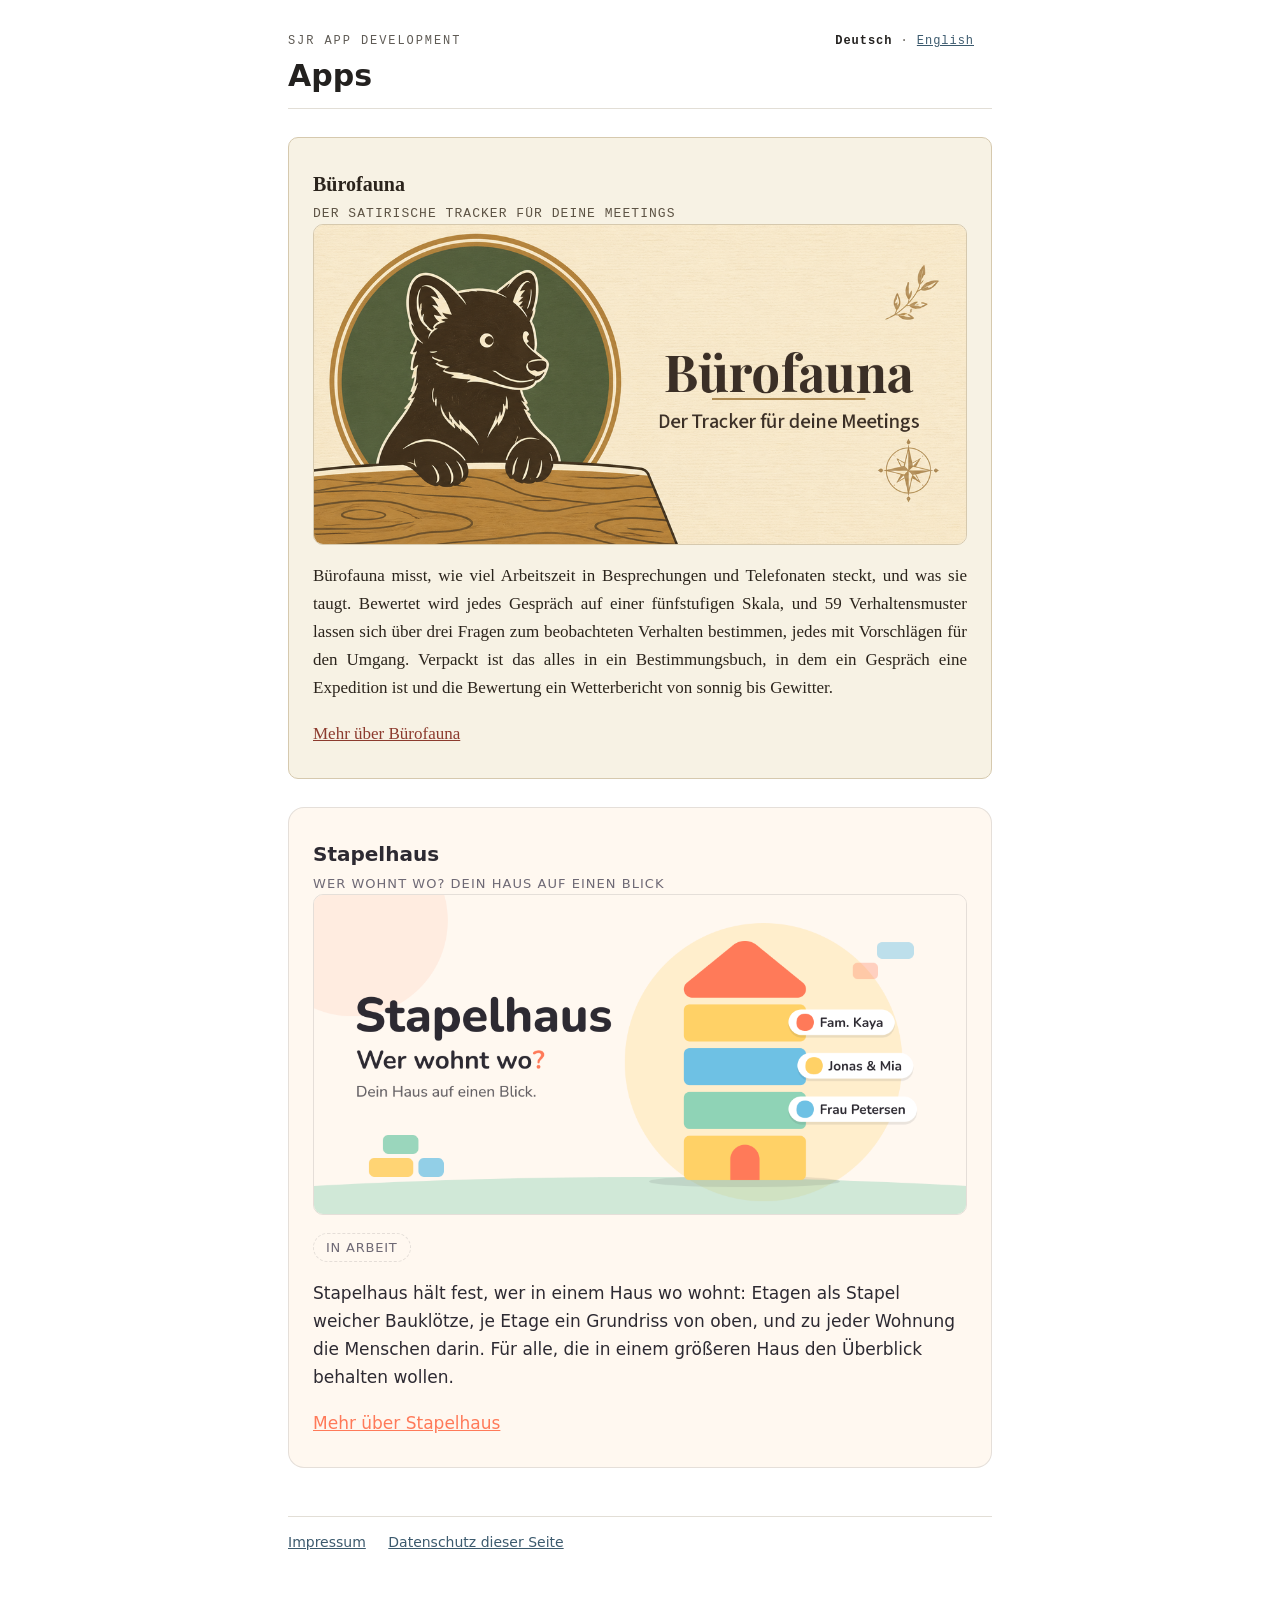
<file: index.html>
<!DOCTYPE html>
<html lang="de">
<head>
<meta charset="utf-8">
<meta name="viewport" content="width=device-width, initial-scale=1">
<title>SJR App Development</title>
<meta name="description" content="Apps von SJR App Development. Derzeit: Bürofauna, der satirische Tracker für deine Meetings.">
<meta name="google-site-verification" content="FGarTSLYzfw-D9fIPSVicXLh_sdoXnFCIsS8rlyasW0" />
<link rel="icon" type="image/png" sizes="32x32" href="favicon-32.png">
<link rel="apple-touch-icon" sizes="180x180" href="favicon-180.png">
<link rel="stylesheet" href="stil.css">
<link rel="canonical" href="https://tyndor.github.io/">
<link rel="alternate" hreflang="de" href="https://tyndor.github.io/">
<link rel="alternate" hreflang="en" href="https://tyndor.github.io/en/">
<link rel="alternate" hreflang="x-default" href="https://tyndor.github.io/">
</head>
<body class="uebersicht">
<main>

<header>
  <nav class="sprachen" aria-label="Sprache"><span aria-current="true">Deutsch</span> · <a href="/en/" hreflang="en" lang="en">English</a></nav>
  <div class="rubrik">SJR App Development</div>
  <h1>Apps</h1>
</header>

<article class="app thema-buerofauna">
  <h2>Bürofauna</h2>
  <p class="unterzeile">Der satirische Tracker für deine Meetings</p>

  <a class="banner-link" href="/buerofauna.html"><img class="banner" src="bilder/banner.png" alt="Bürofauna" width="1024" height="500"></a>

  <p>Bürofauna misst, wie viel Arbeitszeit in Besprechungen und Telefonaten
  steckt, und was sie taugt. Bewertet wird jedes Gespräch auf einer
  fünfstufigen Skala, und 59 Verhaltensmuster lassen sich über drei Fragen zum
  beobachteten Verhalten bestimmen, jedes mit Vorschlägen für den Umgang.
  Verpackt ist das alles in ein Bestimmungsbuch, in dem ein Gespräch eine
  Expedition ist und die Bewertung ein Wetterbericht von sonnig bis
  Gewitter.</p>

  <ul class="links">
    <li><a href="/buerofauna.html">Mehr über Bürofauna</a></li>
  </ul>
</article>

<article class="app thema-stapelhaus">
  <h2>Stapelhaus</h2>
  <p class="unterzeile">Wer wohnt wo? Dein Haus auf einen Blick</p>

  <a class="banner-link" href="/stapelhaus.html"><img class="banner" src="bilder/banner-stapelhaus.png" alt="Stapelhaus" width="1024" height="500"></a>

  <p><span class="bald">In Arbeit</span></p>

  <p>Stapelhaus hält fest, wer in einem Haus wo wohnt: Etagen als Stapel
  weicher Bauklötze, je Etage ein Grundriss von oben, und zu jeder Wohnung die
  Menschen darin. Für alle, die in einem größeren Haus den Überblick behalten
  wollen.</p>

  <ul class="links">
    <li><a href="/stapelhaus.html">Mehr über Stapelhaus</a></li>
  </ul>
</article>

<footer>
  <nav>
    <a href="/impressum.html">Impressum</a>
    <a href="/datenschutz.html">Datenschutz dieser Seite</a>
  </nav>
</footer>

</main>
</body>
</html>
</file>
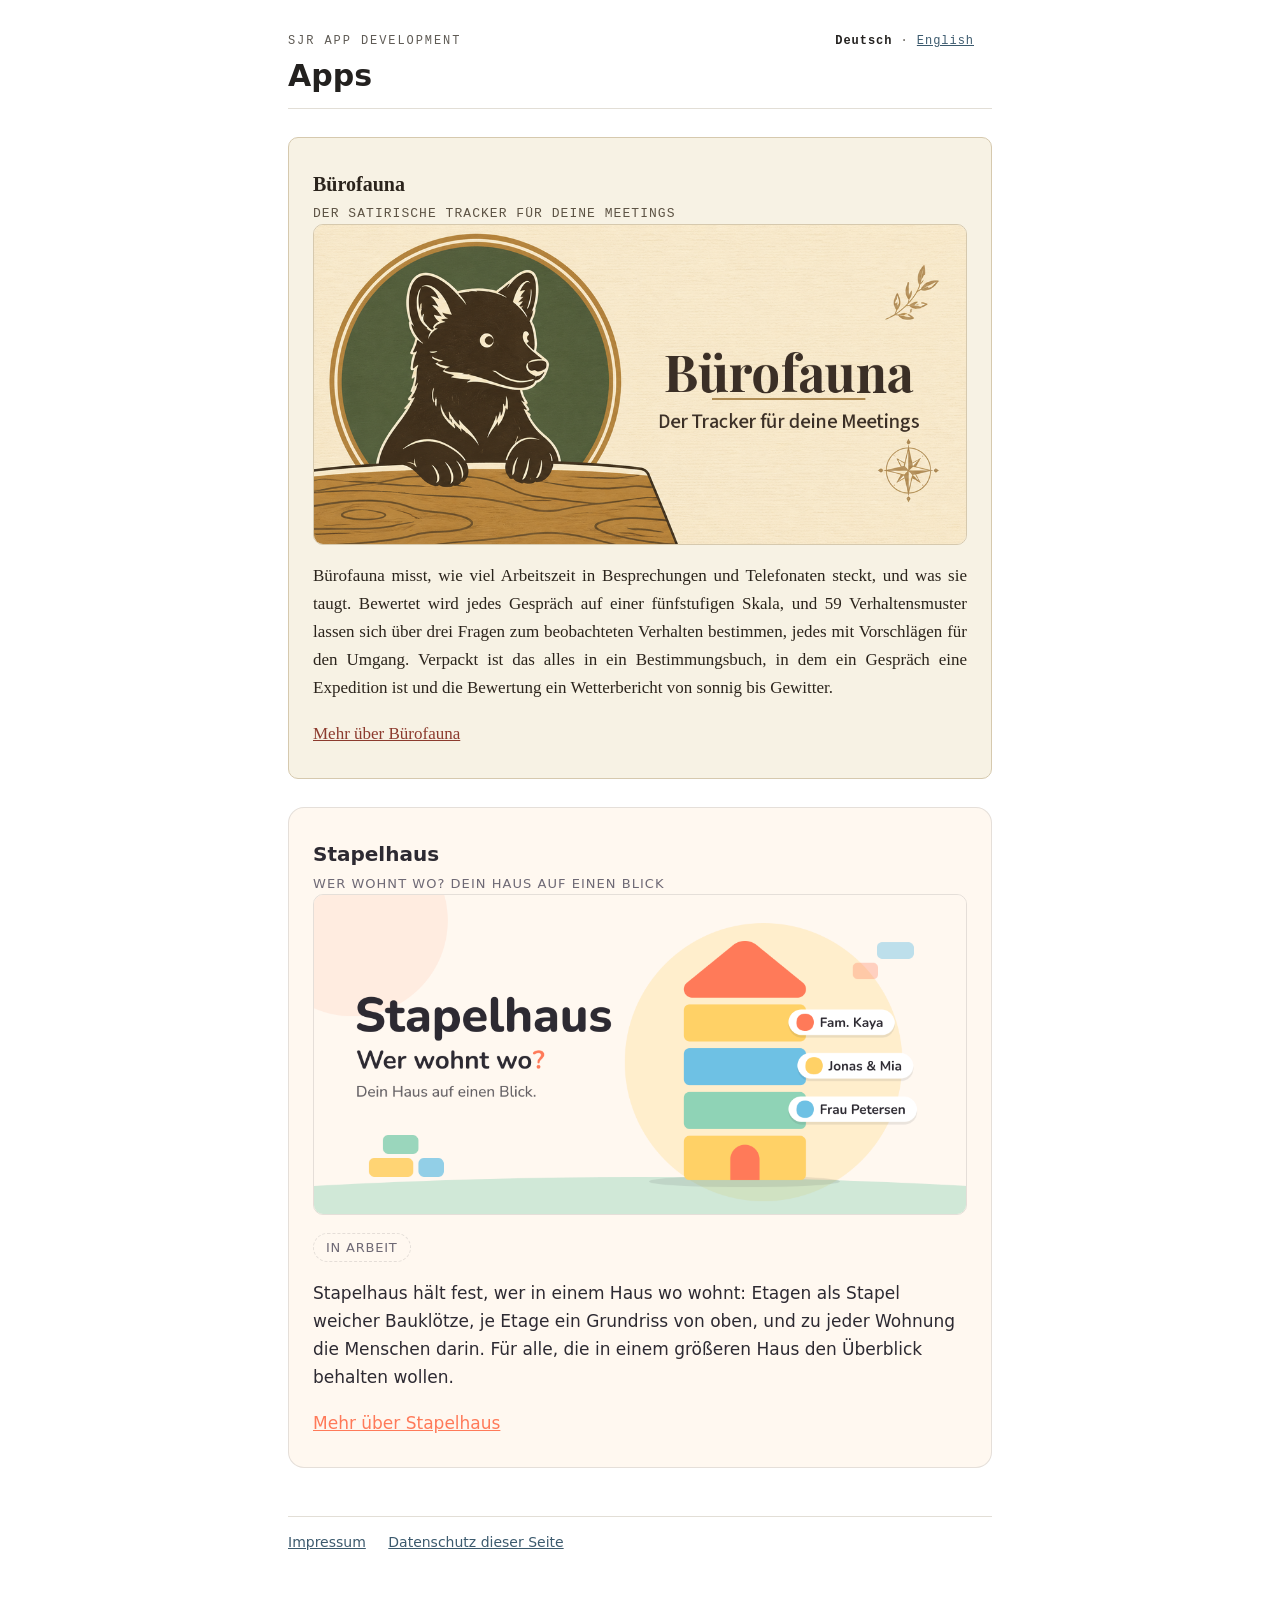
<file: de/index.html>
<!DOCTYPE html>
<html lang="de">
<head>
<meta charset="utf-8">
<meta name="viewport" content="width=device-width, initial-scale=1">
<title>SJR App Development</title>
<meta name="description" content="Apps von SJR App Development. Derzeit: Bürofauna, der satirische Tracker für deine Meetings.">
<link rel="icon" type="image/png" sizes="32x32" href="/favicon-32.png">
<link rel="apple-touch-icon" sizes="180x180" href="/favicon-180.png">
<link rel="stylesheet" href="/stil.css">
<link rel="canonical" href="https://tyndor.github.io/">
<link rel="alternate" hreflang="de" href="https://tyndor.github.io/">
<link rel="alternate" hreflang="en" href="https://tyndor.github.io/en/">
<link rel="alternate" hreflang="x-default" href="https://tyndor.github.io/">
</head>
<body class="uebersicht">
<main>

<header>
  <nav class="sprachen" aria-label="Sprache"><span aria-current="true">Deutsch</span> · <a href="/en/" hreflang="en" lang="en">English</a></nav>
  <div class="rubrik">SJR App Development</div>
  <h1>Apps</h1>
</header>

<article class="app thema-buerofauna">
  <h2>Bürofauna</h2>
  <p class="unterzeile">Der satirische Tracker für deine Meetings</p>

  <a class="banner-link" href="/buerofauna.html"><img class="banner" src="/bilder/banner.png" alt="Bürofauna" width="1024" height="500"></a>

  <p>Bürofauna misst, wie viel Arbeitszeit in Besprechungen und Telefonaten
  steckt, und was sie taugt. Bewertet wird jedes Gespräch auf einer
  fünfstufigen Skala, und 59 Verhaltensmuster lassen sich über drei Fragen zum
  beobachteten Verhalten bestimmen, jedes mit Vorschlägen für den Umgang.
  Verpackt ist das alles in ein Bestimmungsbuch, in dem ein Gespräch eine
  Expedition ist und die Bewertung ein Wetterbericht von sonnig bis
  Gewitter.</p>

  <ul class="links">
    <li><a href="/buerofauna.html">Mehr über Bürofauna</a></li>
  </ul>
</article>

<article class="app thema-stapelhaus">
  <h2>Stapelhaus</h2>
  <p class="unterzeile">Wer wohnt wo? Dein Haus auf einen Blick</p>

  <a class="banner-link" href="/stapelhaus.html"><img class="banner" src="/bilder/banner-stapelhaus.png" alt="Stapelhaus" width="1024" height="500"></a>

  <p><span class="bald">In Arbeit</span></p>

  <p>Stapelhaus hält fest, wer in einem Haus wo wohnt: Etagen als Stapel
  weicher Bauklötze, je Etage ein Grundriss von oben, und zu jeder Wohnung die
  Menschen darin. Für alle, die in einem größeren Haus den Überblick behalten
  wollen.</p>

  <ul class="links">
    <li><a href="/stapelhaus.html">Mehr über Stapelhaus</a></li>
  </ul>
</article>

<footer>
  <nav>
    <a href="/impressum.html">Impressum</a>
    <a href="/datenschutz.html">Datenschutz dieser Seite</a>
  </nav>
</footer>

</main>
</body>
</html>
</file>
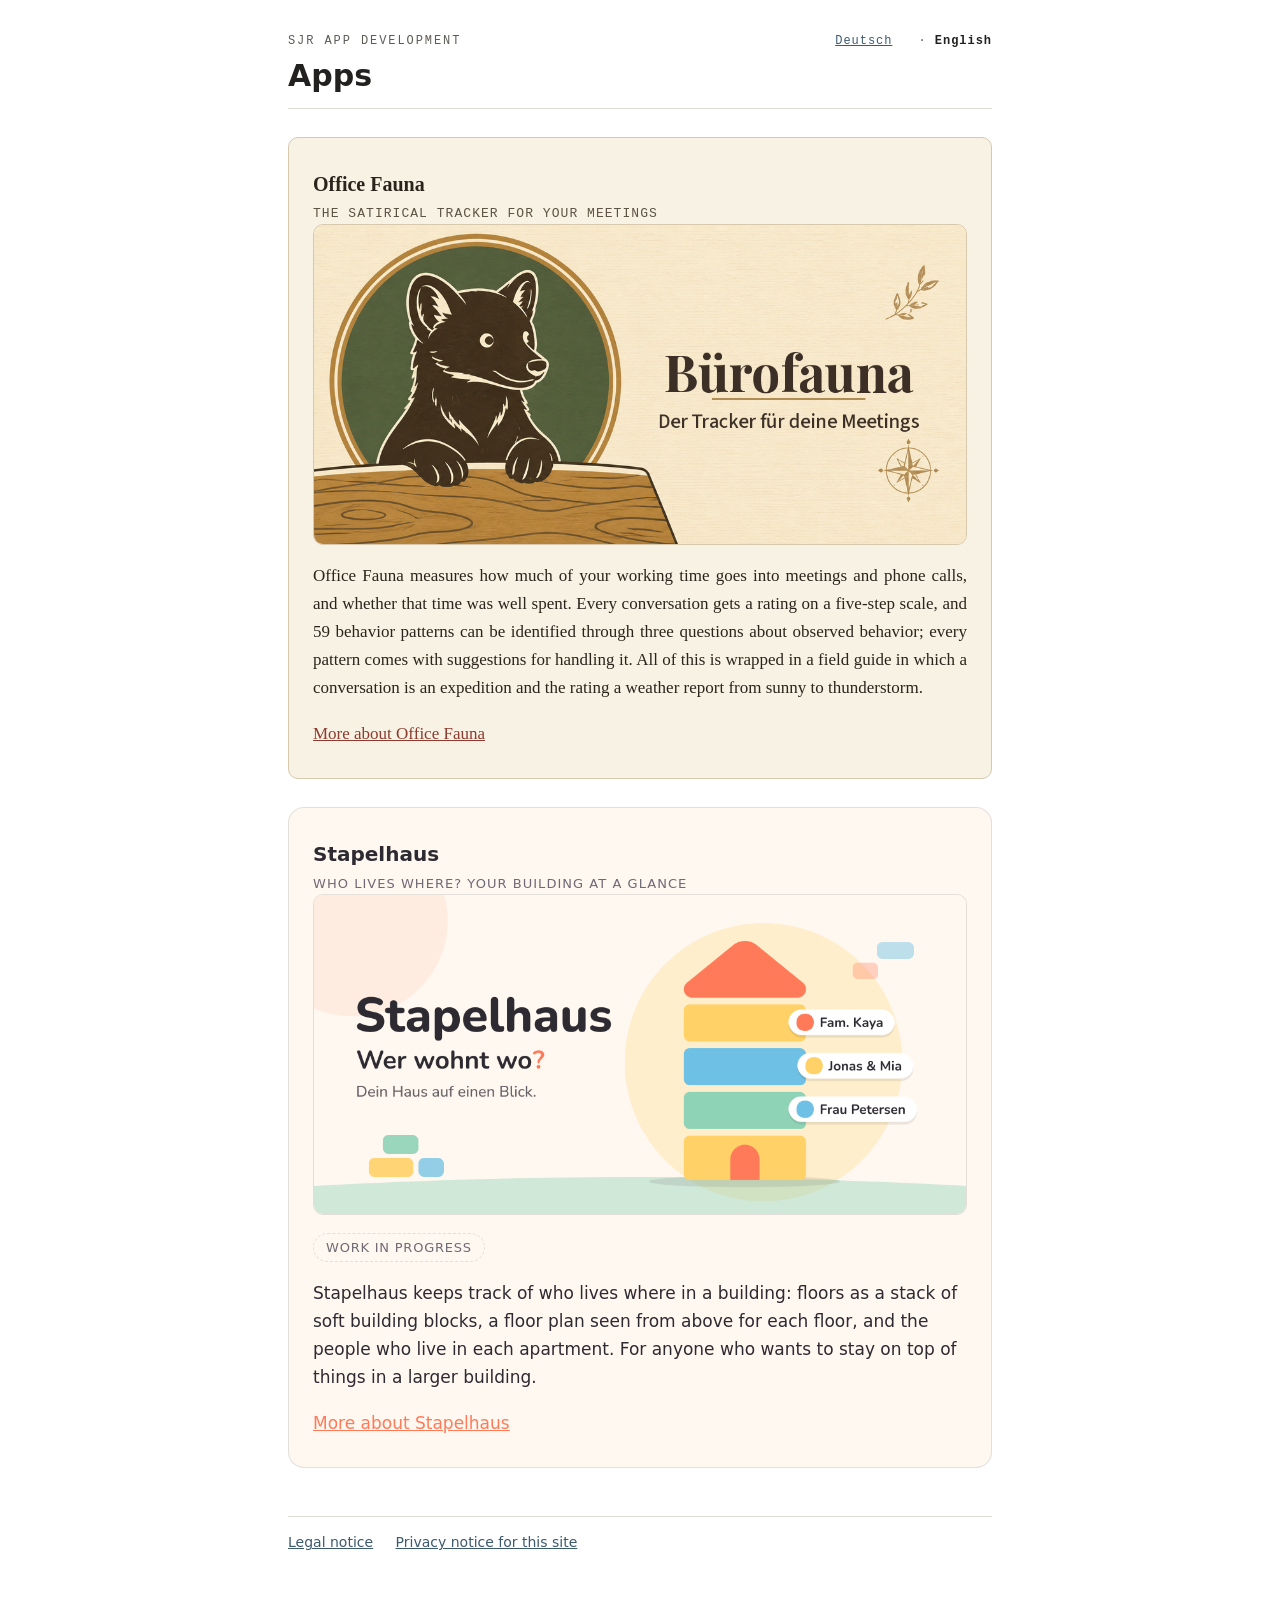
<file: en/index.html>
<!DOCTYPE html>
<html lang="en">
<head>
<meta charset="utf-8">
<meta name="viewport" content="width=device-width, initial-scale=1">
<title>SJR App Development</title>
<meta name="description" content="Apps by SJR App Development. Currently: Office Fauna, the satirical tracker for your meetings.">
<link rel="icon" type="image/png" sizes="32x32" href="/favicon-32.png">
<link rel="apple-touch-icon" sizes="180x180" href="/favicon-180.png">
<link rel="stylesheet" href="/stil.css">
<link rel="canonical" href="https://tyndor.github.io/en/">
<link rel="alternate" hreflang="de" href="https://tyndor.github.io/">
<link rel="alternate" hreflang="en" href="https://tyndor.github.io/en/">
<link rel="alternate" hreflang="x-default" href="https://tyndor.github.io/">
</head>
<body class="uebersicht">
<main>

<header>
  <nav class="sprachen" aria-label="Language"><a href="/" hreflang="de" lang="de">Deutsch</a> · <span aria-current="true" lang="en">English</span></nav>
  <div class="rubrik">SJR App Development</div>
  <h1>Apps</h1>
</header>

<article class="app thema-buerofauna">
  <h2>Office Fauna</h2>
  <p class="unterzeile">The satirical tracker for your meetings</p>

  <a class="banner-link" href="/en/buerofauna.html"><img class="banner" src="/bilder/banner.png" alt="Office Fauna" width="1024" height="500"></a>

  <p>Office Fauna measures how much of your working time goes into meetings
  and phone calls, and whether that time was well spent. Every conversation
  gets a rating on a five-step scale, and 59 behavior patterns can be
  identified through three questions about observed behavior; every pattern
  comes with suggestions for handling it. All of this is wrapped in a field
  guide in which a conversation is an expedition and the rating a weather
  report from sunny to thunderstorm.</p>

  <ul class="links">
    <li><a href="/en/buerofauna.html">More about Office Fauna</a></li>
  </ul>
</article>

<article class="app thema-stapelhaus">
  <h2>Stapelhaus</h2>
  <p class="unterzeile">Who lives where? Your building at a glance</p>

  <a class="banner-link" href="/en/stapelhaus.html"><img class="banner" src="/bilder/banner-stapelhaus.png" alt="Stapelhaus" width="1024" height="500"></a>

  <p><span class="bald">Work in progress</span></p>

  <p>Stapelhaus keeps track of who lives where in a building: floors as a stack of
  soft building blocks, a floor plan seen from above for each floor, and the
  people who live in each apartment. For anyone who wants to stay on top of
  things in a larger building.</p>

  <ul class="links">
    <li><a href="/en/stapelhaus.html">More about Stapelhaus</a></li>
  </ul>
</article>

<footer>
  <nav>
    <a href="/en/impressum.html">Legal notice</a>
    <a href="/en/datenschutz.html">Privacy notice for this site</a>
  </nav>
</footer>

</main>
</body>
</html>
</file>
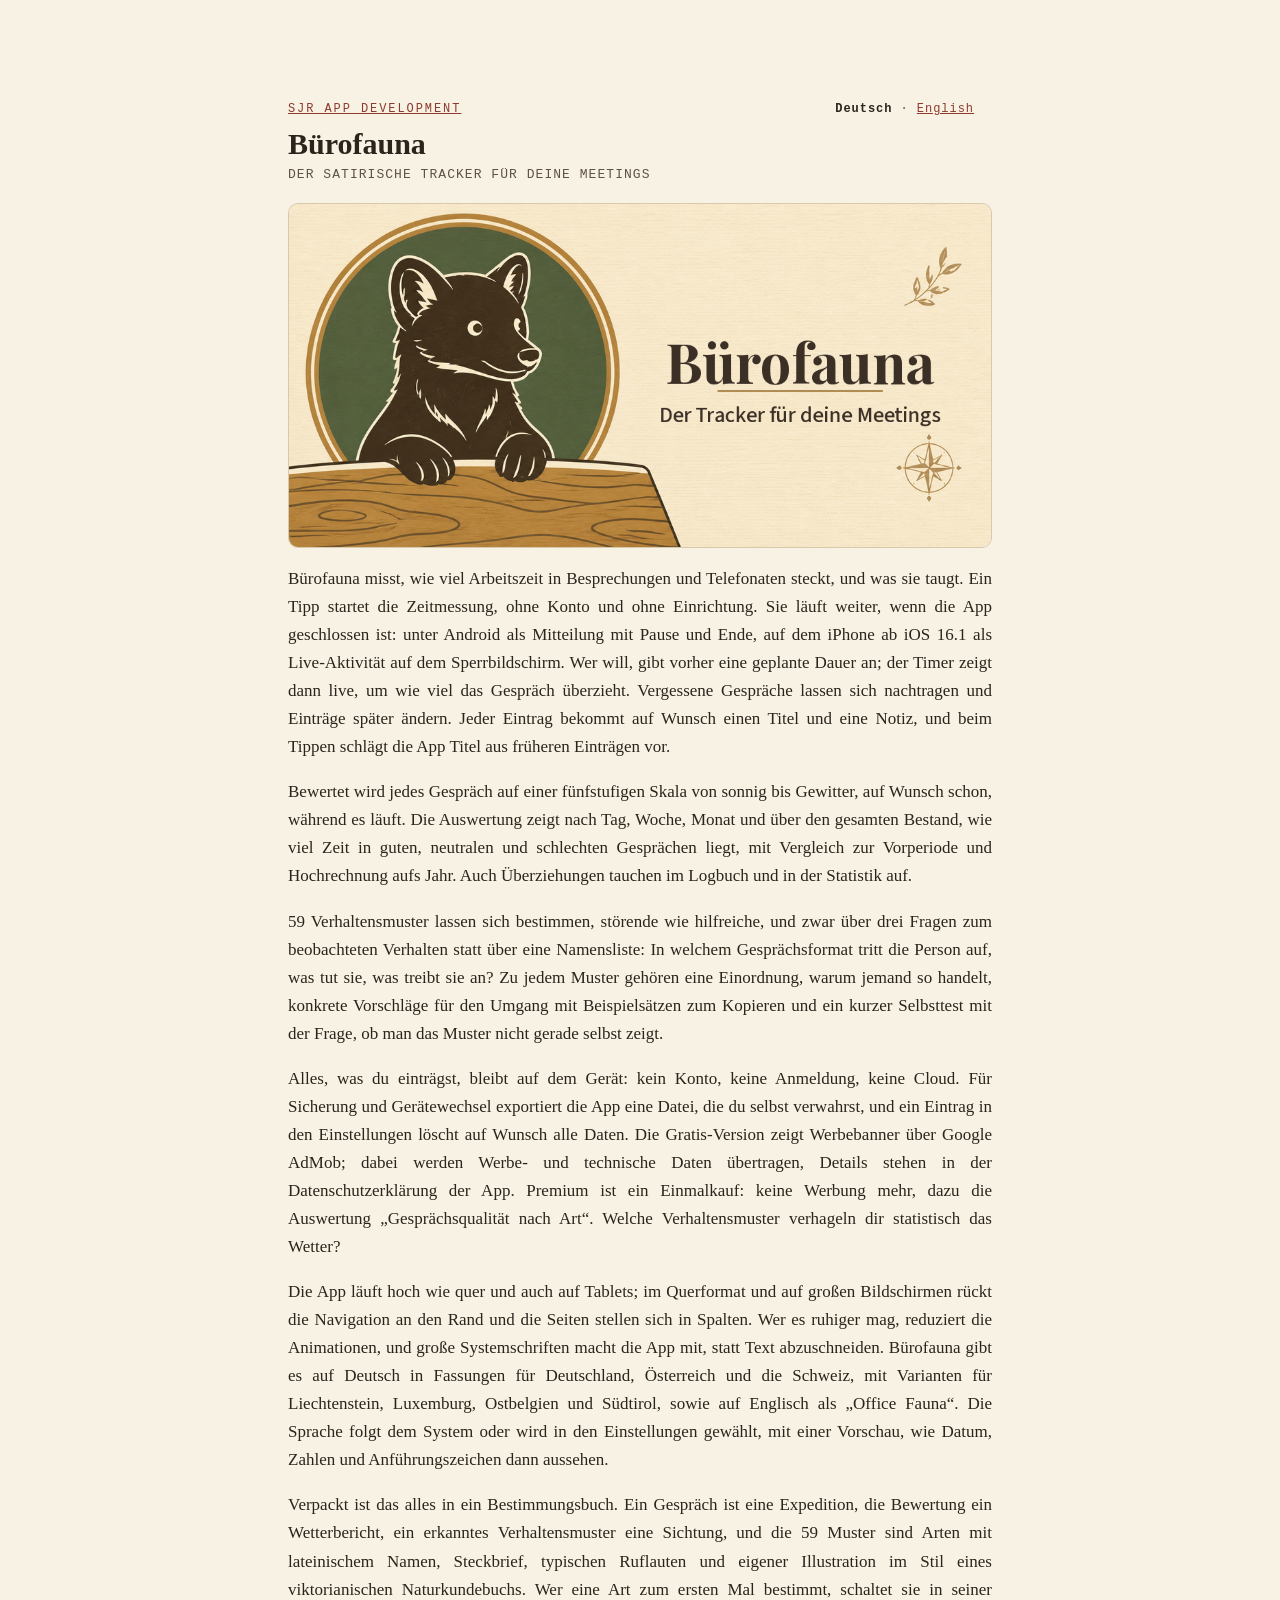
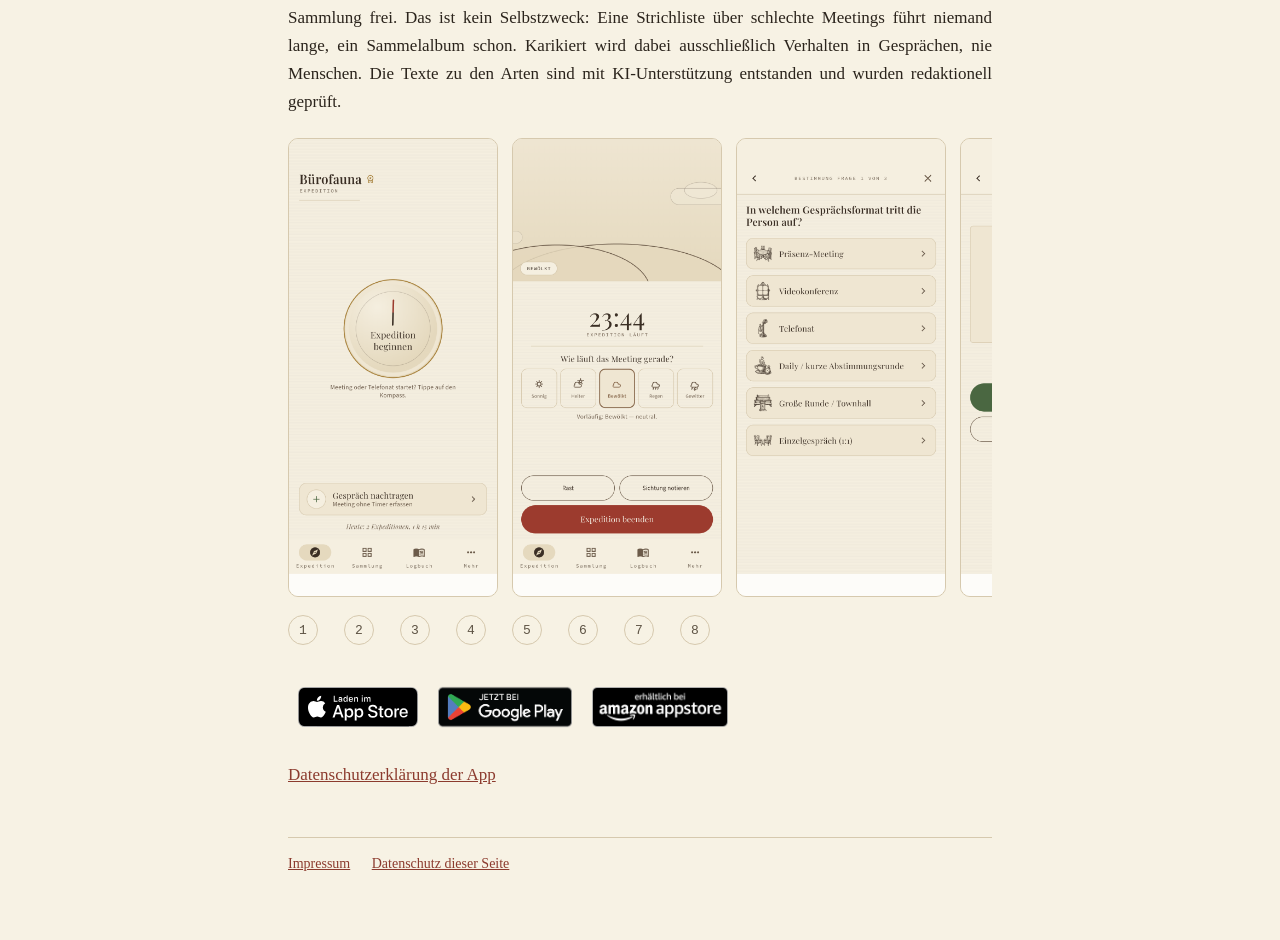
<file: buerofauna.html>
<!DOCTYPE html>
<html lang="de">
<head>
<meta charset="utf-8">
<meta name="viewport" content="width=device-width, initial-scale=1">
<title>Bürofauna — SJR App Development</title>
<meta name="description" content="Bürofauna: der satirische Tracker für deine Meetings. Timer, Bewertung, 59 Verhaltensmuster. Eine App von SJR App Development.">
<link rel="icon" type="image/png" sizes="32x32" href="favicon-32.png">
<link rel="apple-touch-icon" sizes="180x180" href="favicon-180.png">
<link rel="stylesheet" href="stil.css">
<link rel="canonical" href="https://tyndor.github.io/buerofauna.html">
</head>
<body class="thema-buerofauna">
<main>

<article class="app">
  <header>
    <nav class="sprachen" aria-label="Sprache"><span aria-current="true">Deutsch</span> · <a href="/en/buerofauna.html" hreflang="en" lang="en">English</a></nav>
    <div class="rubrik"><a href="/">SJR App Development</a></div>
    <h1>Bürofauna</h1>
    <p class="unterzeile">Der satirische Tracker für deine Meetings</p>
  </header>

  <img class="banner" src="bilder/banner.png" alt="Bürofauna" width="1024" height="500">

  <p>Bürofauna misst, wie viel Arbeitszeit in Besprechungen und Telefonaten
  steckt, und was sie taugt. Ein Tipp startet die Zeitmessung, ohne Konto und
  ohne Einrichtung. Sie läuft weiter, wenn die App geschlossen ist: unter
  Android als Mitteilung mit Pause und Ende, auf dem iPhone ab iOS 16.1 als
  Live-Aktivität auf dem Sperrbildschirm. Wer will, gibt vorher eine geplante
  Dauer an; der Timer zeigt dann live, um wie viel das Gespräch überzieht.
  Vergessene Gespräche lassen sich nachtragen und Einträge später ändern.
  Jeder Eintrag bekommt auf Wunsch einen Titel und eine Notiz, und beim Tippen
  schlägt die App Titel aus früheren Einträgen vor.</p>

  <p>Bewertet wird jedes Gespräch auf einer fünfstufigen Skala von sonnig bis
  Gewitter, auf Wunsch schon, während es läuft. Die Auswertung zeigt nach Tag,
  Woche, Monat und über den gesamten Bestand, wie viel Zeit in guten,
  neutralen und schlechten Gesprächen liegt, mit Vergleich zur Vorperiode und
  Hochrechnung aufs Jahr. Auch Überziehungen tauchen im Logbuch und in der
  Statistik auf.</p>

  <p>59 Verhaltensmuster lassen sich bestimmen, störende wie hilfreiche, und
  zwar über drei Fragen zum beobachteten Verhalten statt über eine
  Namensliste: In welchem Gesprächsformat tritt die Person auf, was tut sie,
  was treibt sie an? Zu jedem Muster gehören eine Einordnung, warum jemand so
  handelt, konkrete Vorschläge für den Umgang mit Beispielsätzen zum Kopieren
  und ein kurzer Selbsttest mit der Frage, ob man das Muster nicht gerade
  selbst zeigt.</p>

  <p>Alles, was du einträgst, bleibt auf dem Gerät: kein Konto, keine
  Anmeldung, keine Cloud. Für Sicherung und Gerätewechsel exportiert die App
  eine Datei, die du selbst verwahrst, und ein Eintrag in den Einstellungen
  löscht auf Wunsch alle Daten. Die Gratis-Version zeigt Werbebanner über
  Google AdMob; dabei werden Werbe- und technische Daten übertragen, Details
  stehen in der Datenschutzerklärung der App. Premium ist ein Einmalkauf:
  keine Werbung mehr, dazu die Auswertung „Gesprächsqualität nach Art“.
  Welche Verhaltensmuster verhageln dir statistisch das Wetter?</p>

  <p>Die App läuft hoch wie quer und auch auf Tablets; im Querformat und auf
  großen Bildschirmen rückt die Navigation an den Rand und die Seiten stellen
  sich in Spalten. Wer es ruhiger mag, reduziert die Animationen, und große
  Systemschriften macht die App mit, statt Text abzuschneiden. Bürofauna gibt
  es auf Deutsch in Fassungen für Deutschland, Österreich und die Schweiz, mit
  Varianten für Liechtenstein, Luxemburg, Ostbelgien und Südtirol, sowie auf
  Englisch als „Office Fauna“. Die Sprache folgt dem System oder wird in den
  Einstellungen gewählt, mit einer Vorschau, wie Datum, Zahlen und
  Anführungszeichen dann aussehen.</p>

  <p>Verpackt ist das alles in ein Bestimmungsbuch. Ein Gespräch ist eine
  Expedition, die Bewertung ein Wetterbericht, ein erkanntes Verhaltensmuster
  eine Sichtung, und die 59 Muster sind Arten mit lateinischem Namen,
  Steckbrief, typischen Ruflauten und eigener Illustration im Stil eines
  viktorianischen Naturkundebuchs. Wer eine Art zum ersten Mal bestimmt,
  schaltet sie in seiner Sammlung frei. Das ist kein Selbstzweck: Eine
  Strichliste über schlechte Meetings führt niemand lange, ein Sammelalbum
  schon. Karikiert wird dabei ausschließlich Verhalten in Gesprächen, nie
  Menschen. Die Texte zu den Arten sind mit KI-Unterstützung entstanden und
  wurden redaktionell geprüft.</p>

  <div class="schuesse" role="group" aria-label="Bildschirmfotos">
    <img id="s1" src="bilder/schuss-1.png" alt="Startbildschirm mit dem Kompass, der eine Expedition beginnt" width="380" height="836" loading="lazy">
    <img id="s2" src="bilder/schuss-2.png" alt="Laufende Expedition: Wetterszene, Timer und die fünfstufige Skala mit vorläufiger Bewertung" width="380" height="836" loading="lazy">
    <img id="s3" src="bilder/schuss-3.png" alt="Erste Frage der Bestimmung: In welchem Gesprächsformat tritt die Person auf?" width="380" height="836" loading="lazy">
    <img id="s4" src="bilder/schuss-4.png" alt="Ergebnis der Bestimmung mit Illustration und lateinischem Namen der Art" width="380" height="836" loading="lazy">
    <img id="s5" src="bilder/schuss-5.png" alt="Die Sammlung: freigeschaltete Arten neben noch verdeckten Silhouetten" width="380" height="836" loading="lazy">
    <img id="s6" src="bilder/schuss-6.png" alt="Artseite mit Steckbrief, Ruflauten und Umgangsstrategien" width="380" height="836" loading="lazy">
    <img id="s7" src="bilder/schuss-7.png" alt="Wetterbericht im Logbuch mit Wochendiagramm und Kennzahlen" width="380" height="836" loading="lazy">
    <img id="s8" src="bilder/schuss-8.png" alt="Erweiterte Statistik: Gesprächsqualität nach Art, mit Verteilung je Art" width="380" height="836" loading="lazy">
  </div>

  <nav class="punkte" aria-label="Bildschirmfotos durchblättern">
    <a href="#s1">1</a><a href="#s2">2</a><a href="#s3">3</a><a href="#s4">4</a><a href="#s5">5</a><a href="#s6">6</a><a href="#s7">7</a><a href="#s8">8</a>
  </nav>

  <ul class="stores" aria-label="Bürofauna herunterladen">
    <li><a href="https://apps.apple.com/de/app/b%C3%BCrofauna-meeting-tracker/id6808282252"><img class="badge badge-apple" src="/bilder/app-store.svg" alt="Laden im App Store" width="120" height="40"></a></li>
    <li><a href="https://play.google.com/store/apps/details?id=de.sjrappdevelopment.buerofauna"><img class="badge badge-play" src="bilder/google-play.png" alt="Jetzt bei Google Play" width="646" height="250"></a></li>
    <li><a href="https://www.amazon.de/dp/B0HHBZFDSG"><img class="badge badge-amazon" src="bilder/amazon-appstore.png" alt="Erhältlich bei Amazon Appstore" width="572" height="168"></a></li>
  </ul>

  <ul class="links">
    <li><a href="https://tyndor.github.io/buerofauna-legal/datenschutz.html">Datenschutzerklärung der App</a></li>
  </ul>
</article>

<footer>
  <nav>
    <a href="/impressum.html">Impressum</a>
    <a href="/datenschutz.html">Datenschutz dieser Seite</a>
  </nav>
</footer>

</main>
</body>
</html>
</file>
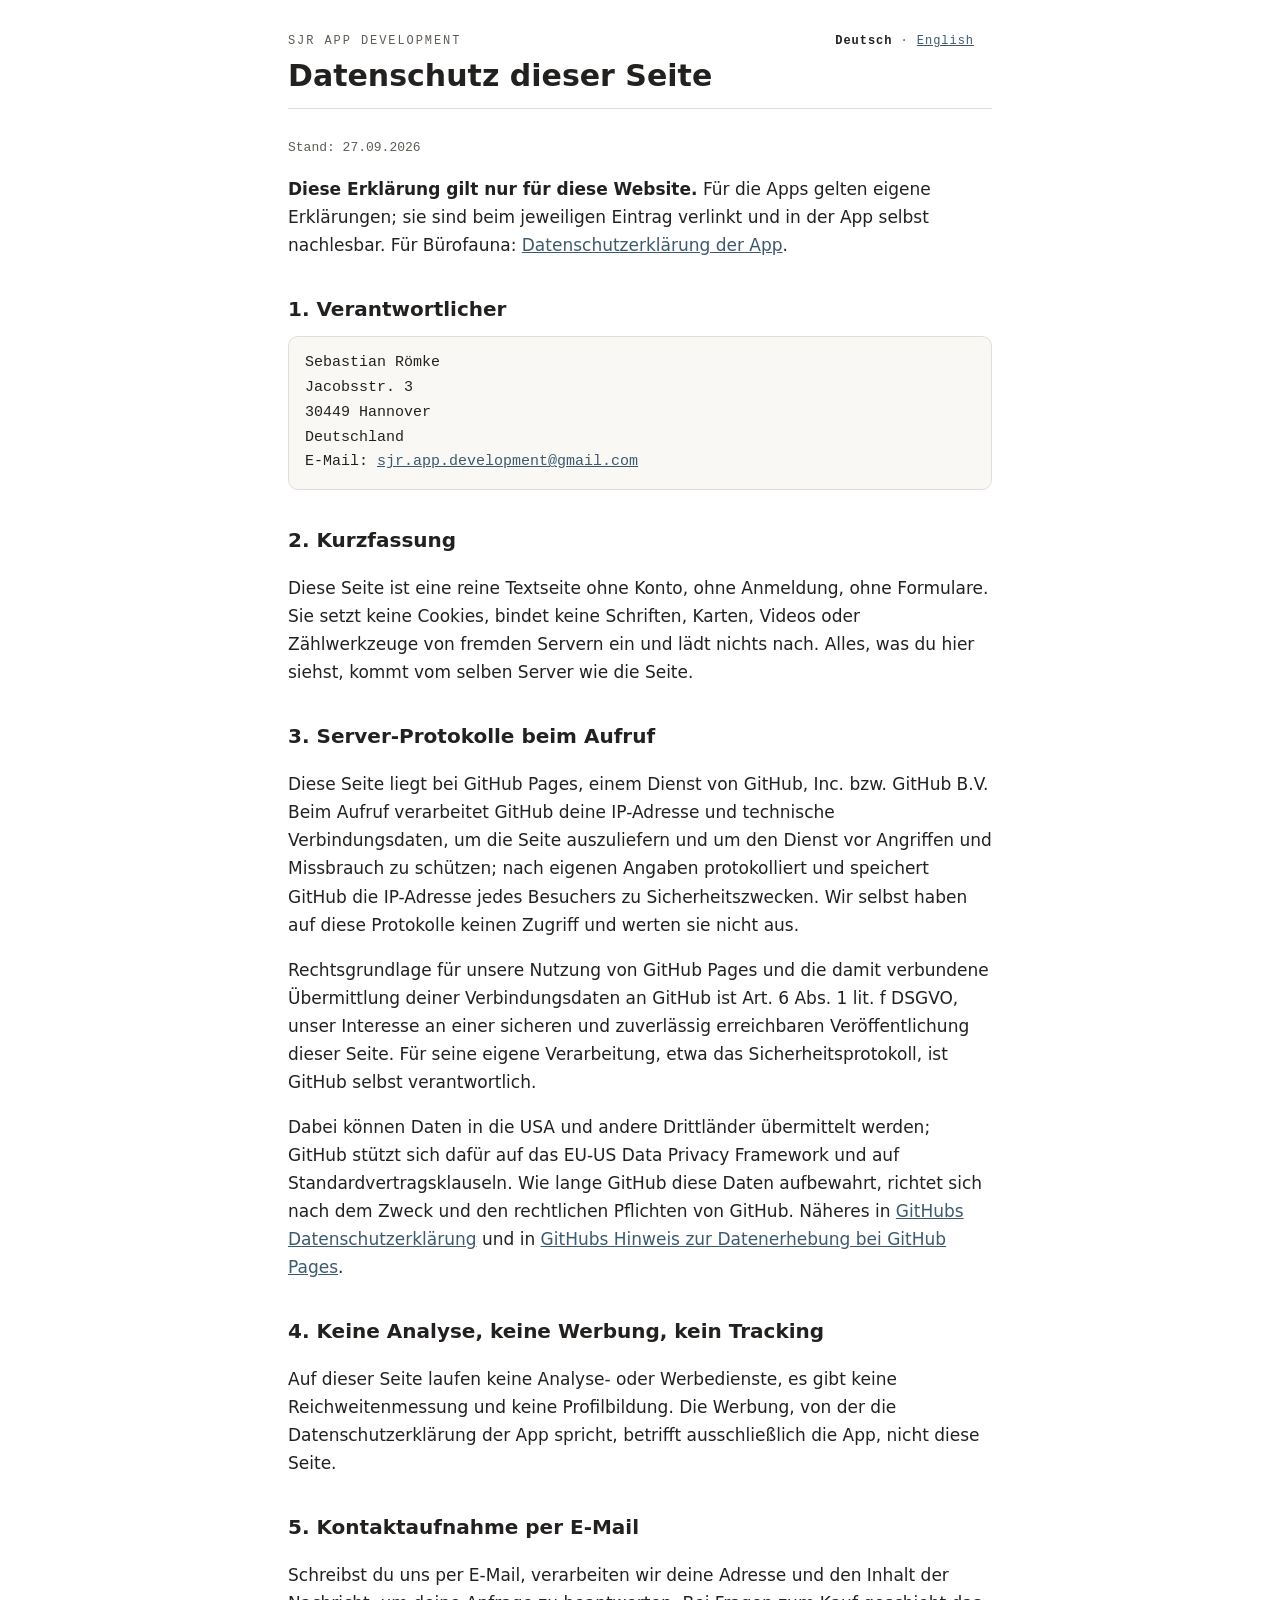
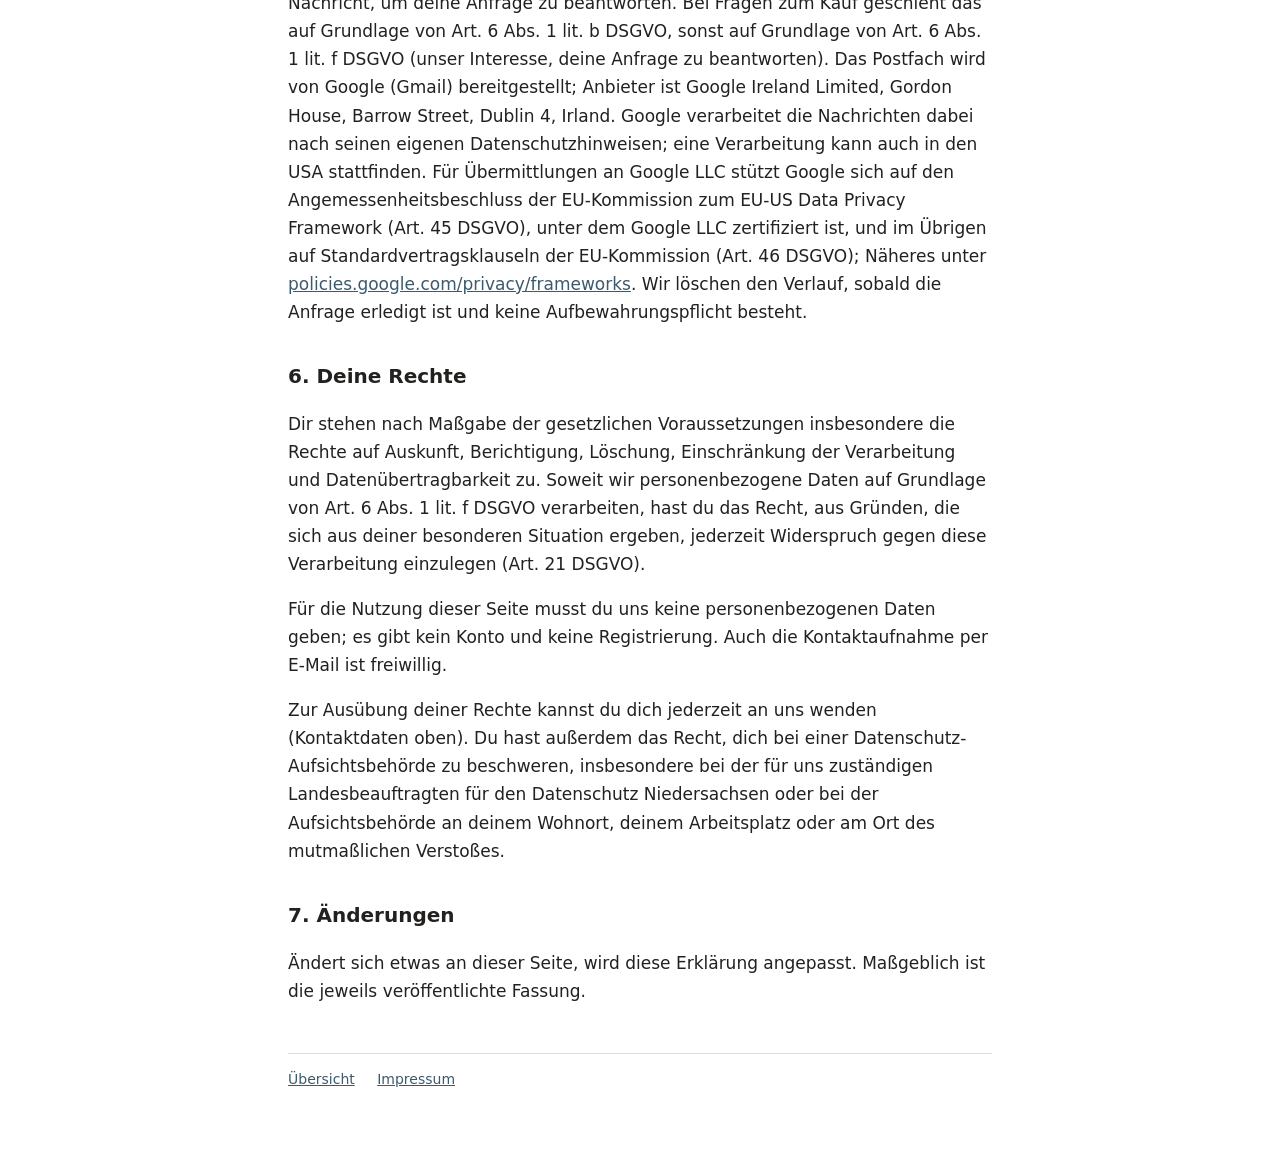
<file: datenschutz.html>
<!DOCTYPE html>
<html lang="de">
<head>
<meta charset="utf-8">
<meta name="viewport" content="width=device-width, initial-scale=1">
<meta name="robots" content="noindex, nofollow">
<title>Datenschutz dieser Seite — SJR App Development</title>
<link rel="icon" type="image/png" sizes="32x32" href="favicon-32.png">
<link rel="apple-touch-icon" sizes="180x180" href="favicon-180.png">
<link rel="stylesheet" href="stil.css">
</head>
<body>
<main>

<header>
  <nav class="sprachen" aria-label="Sprache"><span aria-current="true">Deutsch</span> · <a href="/en/datenschutz.html" hreflang="en" lang="en">English</a></nav>
  <div class="rubrik">SJR App Development</div>
  <h1>Datenschutz dieser Seite</h1>
</header>

<p class="stand">Stand: 27.09.2026</p>

<p><strong>Diese Erklärung gilt nur für diese Website.</strong> Für die Apps
gelten eigene Erklärungen; sie sind beim jeweiligen Eintrag verlinkt und in der
App selbst nachlesbar. Für Bürofauna:
<a href="https://tyndor.github.io/buerofauna-legal/datenschutz.html">Datenschutzerklärung der App</a>.</p>

<h2>1. Verantwortlicher</h2>

<address>Sebastian Römke
Jacobsstr. 3
30449 Hannover
Deutschland
E-Mail: <a href="mailto:sjr.app.development@gmail.com">sjr.app.development@gmail.com</a></address>

<h2>2. Kurzfassung</h2>

<p>Diese Seite ist eine reine Textseite ohne Konto, ohne Anmeldung, ohne
Formulare. Sie setzt keine Cookies, bindet keine Schriften, Karten, Videos oder
Zählwerkzeuge von fremden Servern ein und lädt nichts nach. Alles, was du hier
siehst, kommt vom selben Server wie die Seite.</p>

<h2>3. Server-Protokolle beim Aufruf</h2>

<p>Diese Seite liegt bei GitHub Pages, einem Dienst von GitHub, Inc. bzw. GitHub
B.V. Beim Aufruf verarbeitet GitHub deine IP-Adresse und technische
Verbindungsdaten, um die Seite auszuliefern und um den Dienst vor Angriffen und
Missbrauch zu schützen; nach eigenen Angaben protokolliert und speichert GitHub
die IP-Adresse jedes Besuchers zu Sicherheitszwecken. Wir selbst haben auf diese
Protokolle keinen Zugriff und werten sie nicht aus.</p>

<p>Rechtsgrundlage für unsere Nutzung von GitHub Pages und die damit verbundene
Übermittlung deiner Verbindungsdaten an GitHub ist Art. 6 Abs. 1 lit. f DSGVO,
unser Interesse an einer sicheren und zuverlässig erreichbaren Veröffentlichung
dieser Seite. Für seine eigene Verarbeitung, etwa das Sicherheitsprotokoll, ist
GitHub selbst verantwortlich.</p>

<p>Dabei können Daten in die USA und andere Drittländer übermittelt werden;
GitHub stützt sich dafür auf das EU-US Data Privacy Framework und auf
Standardvertragsklauseln. Wie lange GitHub diese Daten aufbewahrt, richtet sich
nach dem Zweck und den rechtlichen Pflichten von GitHub. Näheres in
<a href="https://docs.github.com/en/site-policy/privacy-policies/github-general-privacy-statement">GitHubs Datenschutzerklärung</a>
und in
<a href="https://docs.github.com/en/pages/getting-started-with-github-pages/what-is-github-pages">GitHubs Hinweis zur Datenerhebung bei GitHub Pages</a>.</p>

<h2>4. Keine Analyse, keine Werbung, kein Tracking</h2>

<p>Auf dieser Seite laufen keine Analyse- oder Werbedienste, es gibt keine
Reichweitenmessung und keine Profilbildung. Die Werbung, von der die
Datenschutzerklärung der App spricht, betrifft ausschließlich die App, nicht
diese Seite.</p>

<h2>5. Kontaktaufnahme per E-Mail</h2>

<p>Schreibst du uns per E-Mail, verarbeiten wir deine Adresse und den Inhalt der
Nachricht, um deine Anfrage zu beantworten. Bei Fragen zum Kauf geschieht das auf
Grundlage von Art. 6 Abs. 1 lit. b DSGVO, sonst auf Grundlage von Art. 6 Abs. 1
lit. f DSGVO (unser Interesse, deine Anfrage zu beantworten). Das Postfach wird
von Google (Gmail) bereitgestellt; Anbieter ist Google Ireland Limited, Gordon
House, Barrow Street, Dublin 4, Irland. Google verarbeitet die Nachrichten dabei
nach seinen eigenen Datenschutzhinweisen; eine Verarbeitung kann auch in den USA
stattfinden. Für Übermittlungen an Google LLC stützt Google sich auf den
Angemessenheitsbeschluss der EU-Kommission zum EU-US Data Privacy Framework
(Art. 45 DSGVO), unter dem Google LLC zertifiziert ist, und im Übrigen auf
Standardvertragsklauseln der EU-Kommission (Art. 46 DSGVO); Näheres unter
<a href="https://policies.google.com/privacy/frameworks">policies.google.com/privacy/frameworks</a>.
Wir löschen den Verlauf, sobald die Anfrage
erledigt ist und keine Aufbewahrungspflicht besteht.</p>

<h2>6. Deine Rechte</h2>

<p>Dir stehen nach Maßgabe der gesetzlichen Voraussetzungen insbesondere die
Rechte auf Auskunft, Berichtigung, Löschung, Einschränkung der Verarbeitung und
Datenübertragbarkeit zu. Soweit wir personenbezogene Daten auf Grundlage von
Art. 6 Abs. 1 lit. f DSGVO verarbeiten, hast du das Recht, aus Gründen, die sich
aus deiner besonderen Situation ergeben, jederzeit Widerspruch gegen diese
Verarbeitung einzulegen (Art. 21 DSGVO).</p>

<p>Für die Nutzung dieser Seite musst du uns keine personenbezogenen Daten
geben; es gibt kein Konto und keine Registrierung. Auch die Kontaktaufnahme per
E-Mail ist freiwillig.</p>

<p>Zur Ausübung deiner Rechte kannst du dich jederzeit an uns wenden
(Kontaktdaten oben). Du hast außerdem das Recht, dich bei einer
Datenschutz-Aufsichtsbehörde zu beschweren, insbesondere bei der für uns
zuständigen Landesbeauftragten für den Datenschutz Niedersachsen oder bei der
Aufsichtsbehörde an deinem Wohnort, deinem Arbeitsplatz oder am Ort des
mutmaßlichen Verstoßes.</p>

<h2>7. Änderungen</h2>

<p>Ändert sich etwas an dieser Seite, wird diese Erklärung angepasst.
Maßgeblich ist die jeweils veröffentlichte Fassung.</p>

<footer>
  <nav>
    <a href="/">Übersicht</a>
    <a href="/impressum.html">Impressum</a>
  </nav>
</footer>

</main>
</body>
</html>
</file>
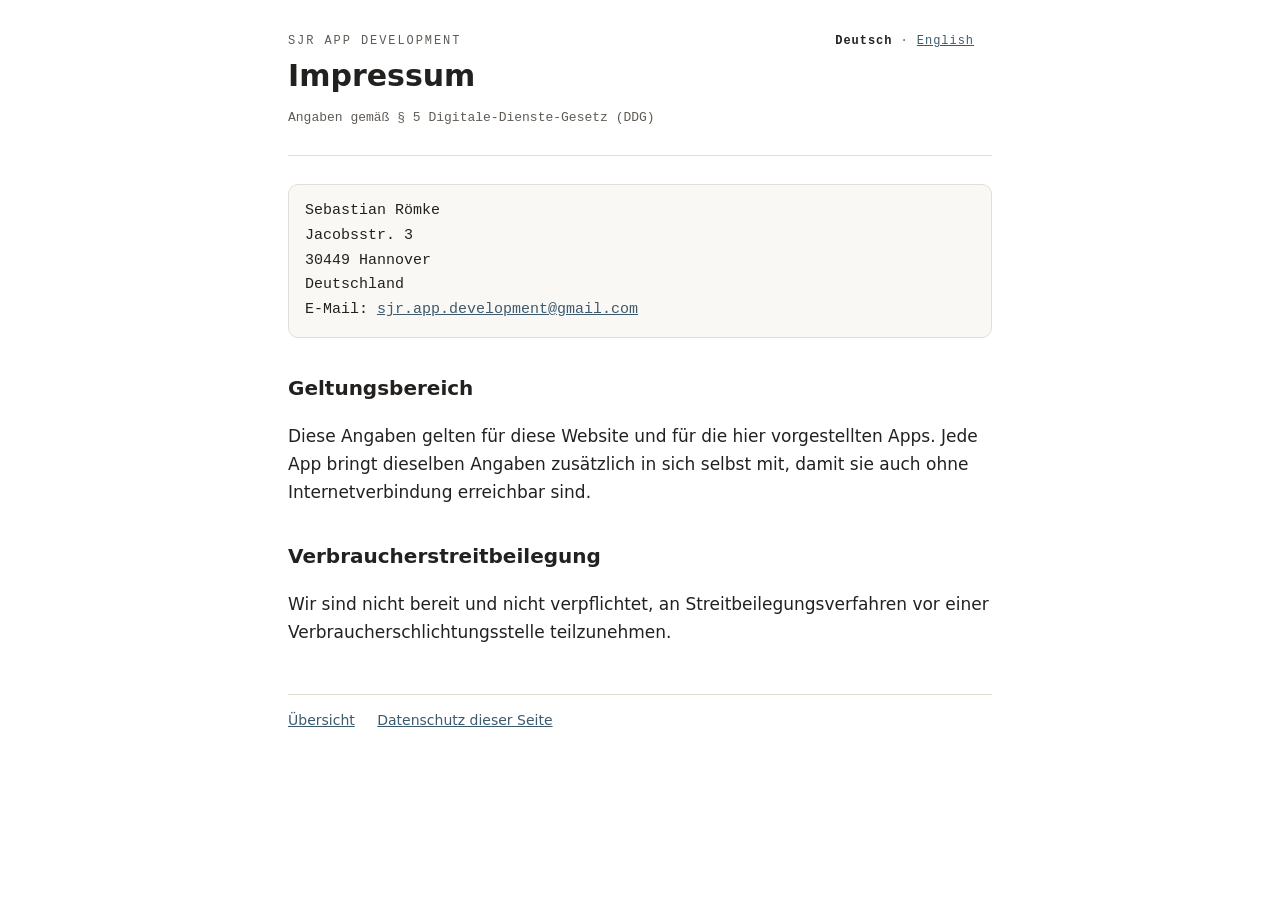
<file: impressum.html>
<!DOCTYPE html>
<html lang="de">
<head>
<meta charset="utf-8">
<meta name="viewport" content="width=device-width, initial-scale=1">
<meta name="robots" content="noindex, nofollow">
<title>Impressum · SJR App Development</title>
<link rel="icon" type="image/png" sizes="32x32" href="favicon-32.png">
<link rel="apple-touch-icon" sizes="180x180" href="favicon-180.png">
<link rel="stylesheet" href="stil.css">
</head>
<body>
<main>

<header>
  <nav class="sprachen" aria-label="Sprache"><span aria-current="true">Deutsch</span> · <a href="/en/impressum.html" hreflang="en" lang="en">English</a></nav>
  <div class="rubrik">SJR App Development</div>
  <h1>Impressum</h1>
  <p class="stand">Angaben gemäß § 5 Digitale-Dienste-Gesetz (DDG)</p>
</header>

<address>Sebastian Römke
Jacobsstr. 3
30449 Hannover
Deutschland
E-Mail: <a href="mailto:sjr.app.development@gmail.com">sjr.app.development@gmail.com</a></address>

<h2>Geltungsbereich</h2>
<p>Diese Angaben gelten für diese Website und für die hier vorgestellten Apps.
Jede App bringt dieselben Angaben zusätzlich in sich selbst mit, damit sie auch
ohne Internetverbindung erreichbar sind.</p>

<h2>Verbraucherstreitbeilegung</h2>
<p>Wir sind nicht bereit und nicht verpflichtet, an Streitbeilegungsverfahren vor einer
Verbraucherschlichtungsstelle teilzunehmen.</p>

<footer>
  <nav>
    <a href="/">Übersicht</a>
    <a href="/datenschutz.html">Datenschutz dieser Seite</a>
  </nav>
</footer>

</main>
</body>
</html>
</file>
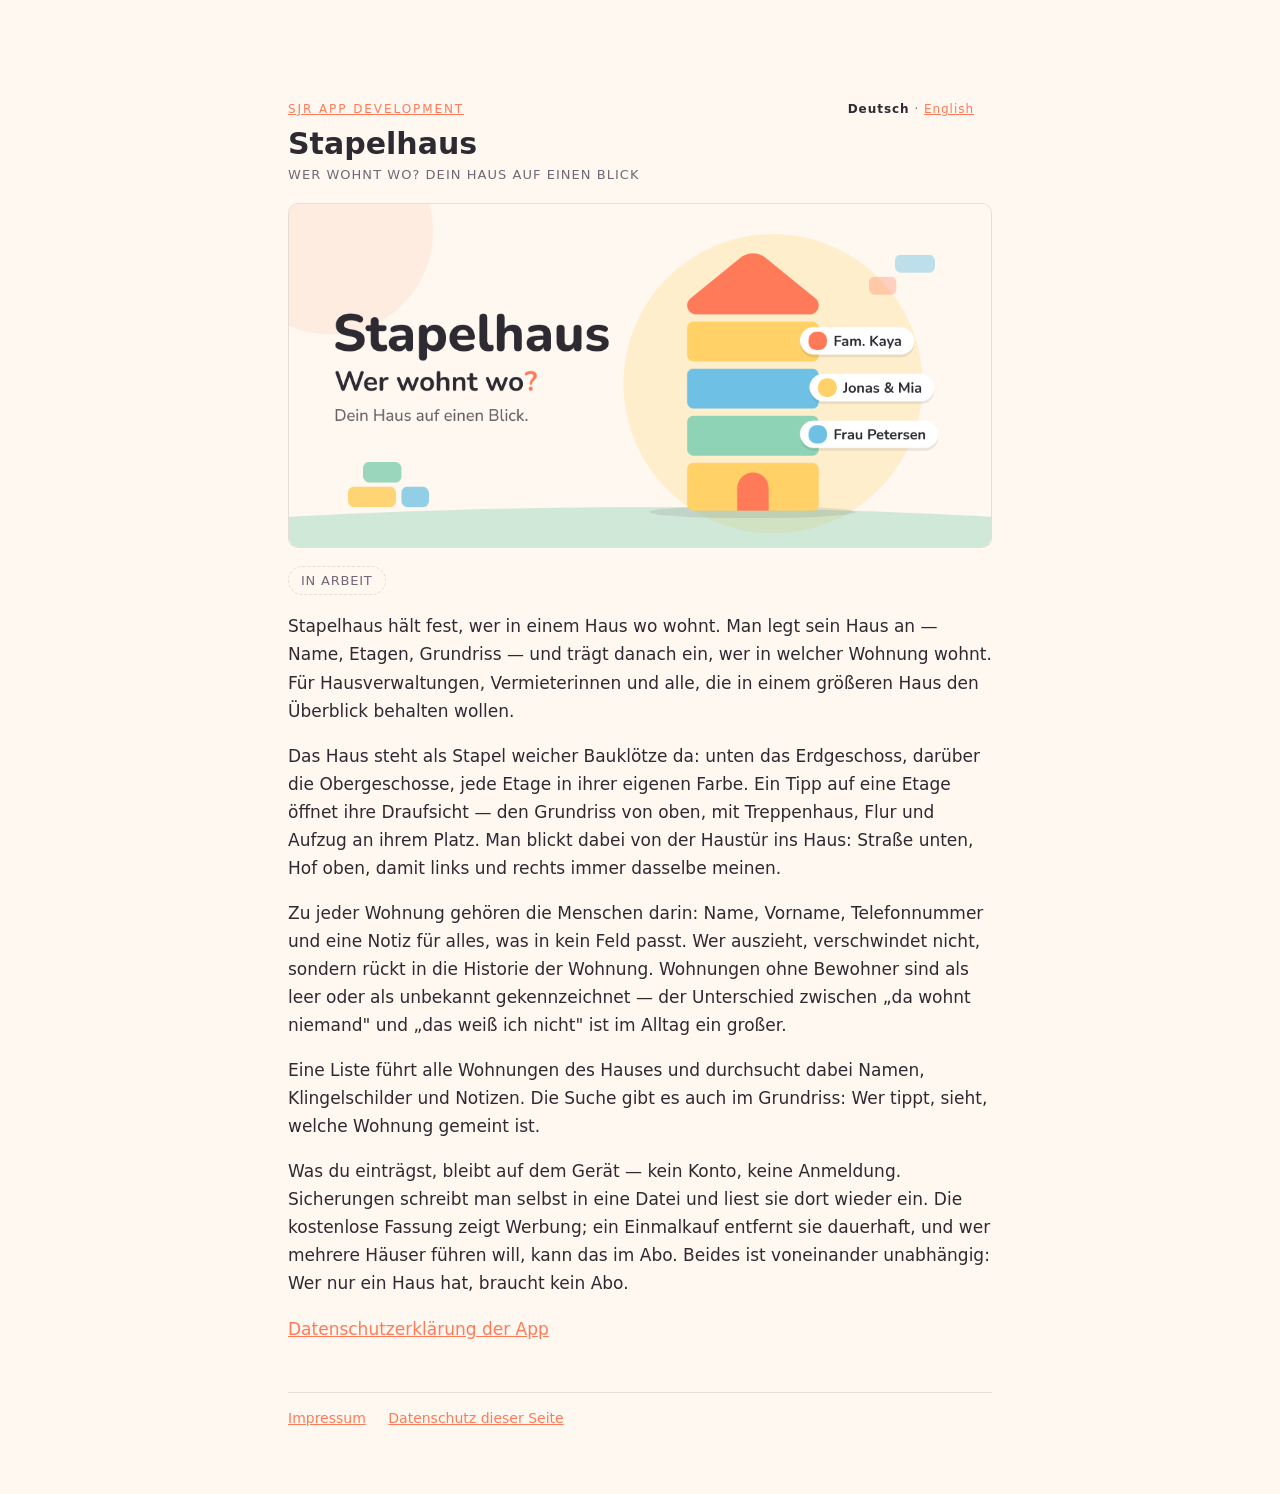
<file: stapelhaus.html>
<!DOCTYPE html>
<html lang="de">
<head>
<meta charset="utf-8">
<meta name="viewport" content="width=device-width, initial-scale=1">
<title>Stapelhaus — SJR App Development</title>
<meta name="description" content="Stapelhaus: Wer wohnt wo? Dein Haus auf einen Blick. Eine App von SJR App Development, noch in Arbeit.">
<link rel="icon" type="image/png" sizes="32x32" href="favicon-32.png">
<link rel="apple-touch-icon" sizes="180x180" href="favicon-180.png">
<link rel="stylesheet" href="stil.css">
<link rel="canonical" href="https://tyndor.github.io/stapelhaus.html">
</head>
<body class="thema-stapelhaus">
<main>

<article class="app">
  <header>
    <nav class="sprachen" aria-label="Sprache"><span aria-current="true">Deutsch</span> · <a href="/en/stapelhaus.html" hreflang="en" lang="en">English</a></nav>
    <div class="rubrik"><a href="/">SJR App Development</a></div>
    <h1>Stapelhaus</h1>
    <p class="unterzeile">Wer wohnt wo? Dein Haus auf einen Blick</p>
  </header>

  <img class="banner" src="bilder/banner-stapelhaus.png" alt="Stapelhaus" width="1024" height="500">

  <p><span class="bald">In Arbeit</span></p>

  <p>Stapelhaus hält fest, wer in einem Haus wo wohnt. Man legt sein Haus an —
  Name, Etagen, Grundriss — und trägt danach ein, wer in welcher Wohnung
  wohnt. Für Hausverwaltungen, Vermieterinnen und alle, die in einem größeren
  Haus den Überblick behalten wollen.</p>

  <p>Das Haus steht als Stapel weicher Bauklötze da: unten das Erdgeschoss,
  darüber die Obergeschosse, jede Etage in ihrer eigenen Farbe. Ein Tipp auf
  eine Etage öffnet ihre Draufsicht — den Grundriss von oben, mit Treppenhaus,
  Flur und Aufzug an ihrem Platz. Man blickt dabei von der Haustür ins Haus:
  Straße unten, Hof oben, damit links und rechts immer dasselbe meinen.</p>

  <p>Zu jeder Wohnung gehören die Menschen darin: Name, Vorname, Telefonnummer
  und eine Notiz für alles, was in kein Feld passt. Wer auszieht, verschwindet
  nicht, sondern rückt in die Historie der Wohnung. Wohnungen ohne Bewohner
  sind als leer oder als unbekannt gekennzeichnet — der Unterschied zwischen
  „da wohnt niemand" und „das weiß ich nicht" ist im Alltag ein großer.</p>

  <p>Eine Liste führt alle Wohnungen des Hauses und durchsucht dabei Namen,
  Klingelschilder und Notizen. Die Suche gibt es auch im Grundriss: Wer tippt,
  sieht, welche Wohnung gemeint ist.</p>

  <p>Was du einträgst, bleibt auf dem Gerät — kein Konto, keine
  Anmeldung. Sicherungen
  schreibt man selbst in eine Datei und liest sie dort wieder ein. Die
  kostenlose Fassung zeigt Werbung; ein Einmalkauf entfernt sie dauerhaft, und
  wer mehrere Häuser führen will, kann das im Abo. Beides ist voneinander
  unabhängig: Wer nur ein Haus hat, braucht kein Abo.</p>

  <ul class="links">
    <li><a href="https://tyndor.github.io/stapelhaus-legal/datenschutz.html">Datenschutzerklärung der App</a></li>
  </ul>
</article>

<footer>
  <nav>
    <a href="/impressum.html">Impressum</a>
    <a href="/datenschutz.html">Datenschutz dieser Seite</a>
  </nav>
</footer>

</main>
</body>
</html>
</file>
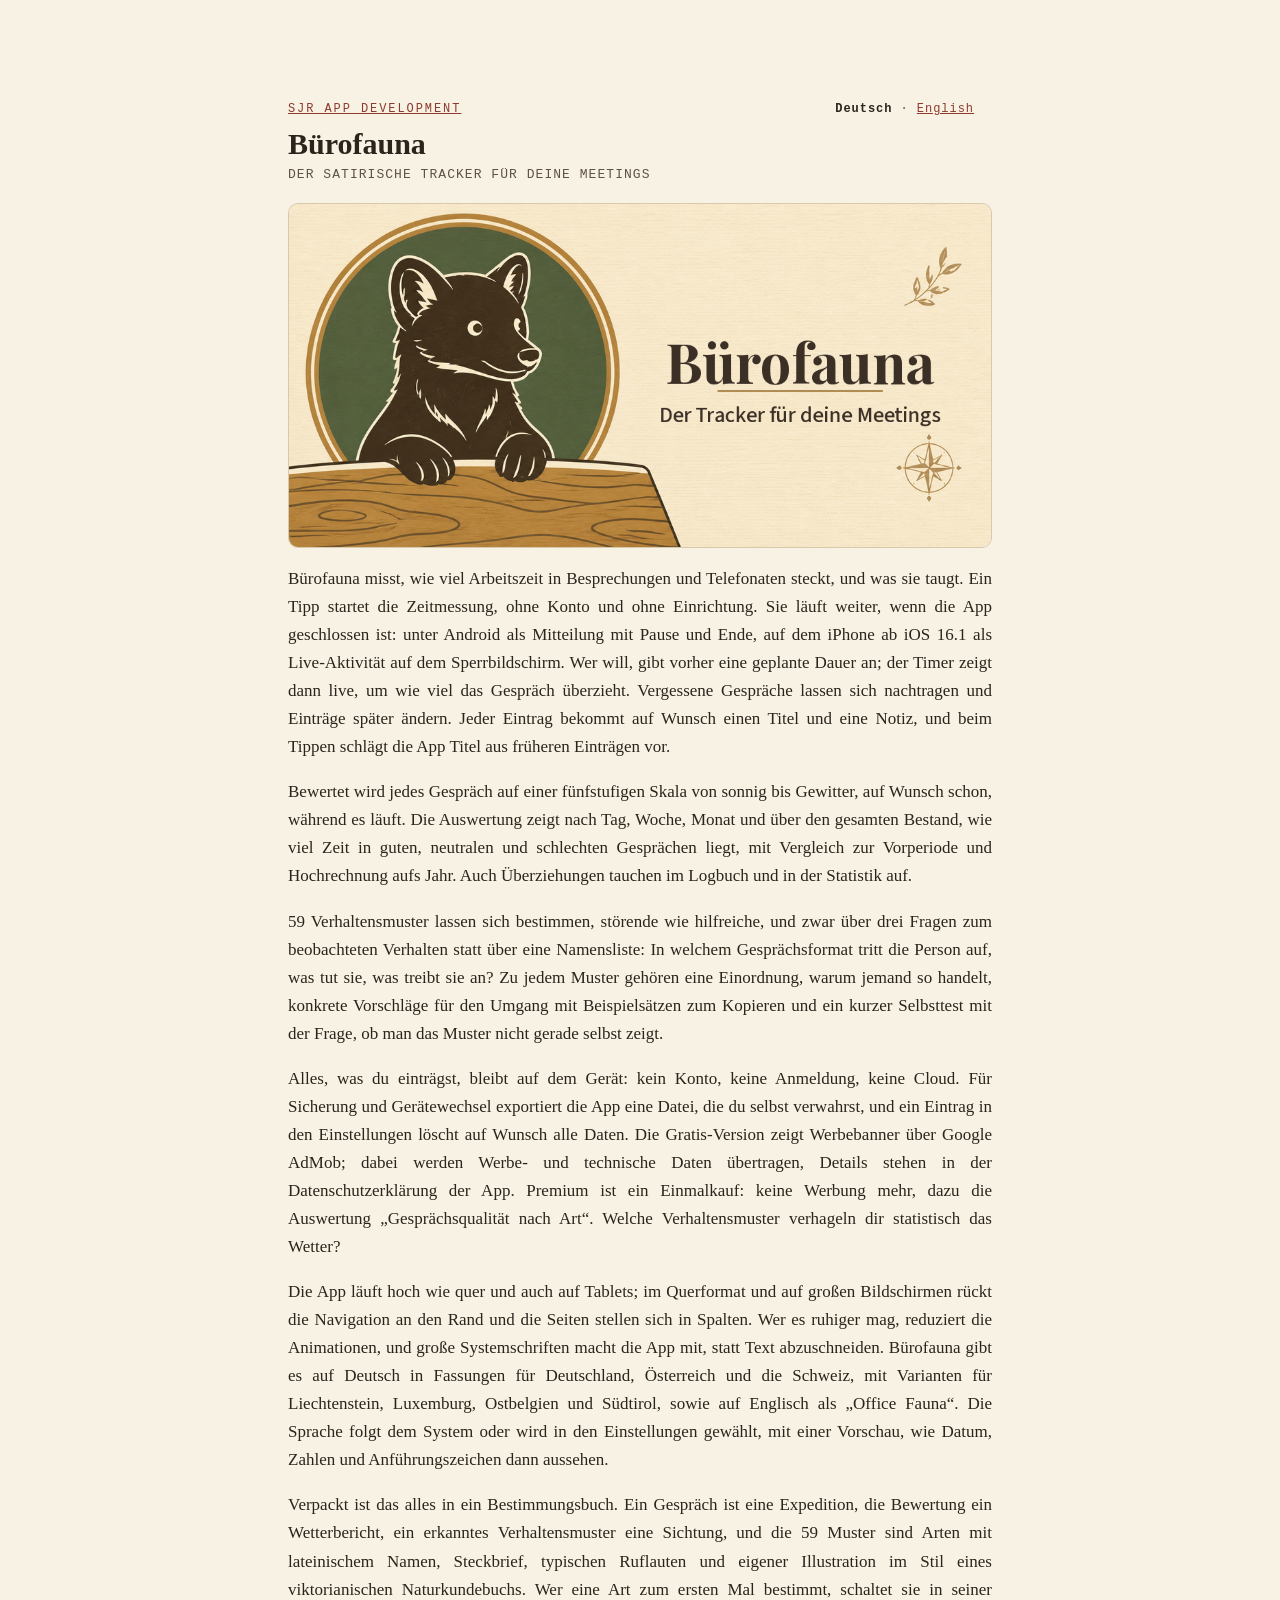
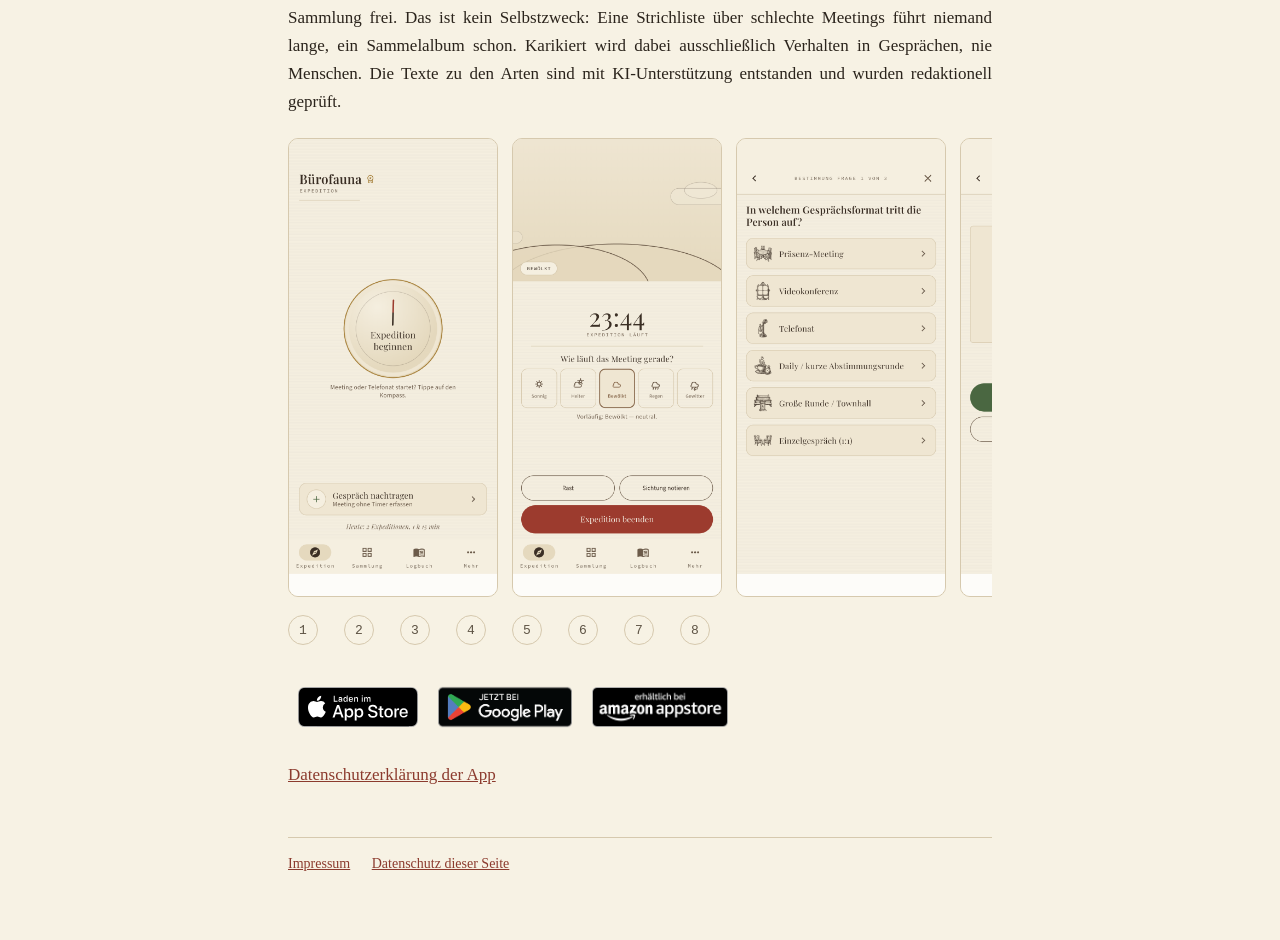
<file: de/buerofauna.html>
<!DOCTYPE html>
<html lang="de">
<head>
<meta charset="utf-8">
<meta name="viewport" content="width=device-width, initial-scale=1">
<title>Bürofauna — SJR App Development</title>
<meta name="description" content="Bürofauna: der satirische Tracker für deine Meetings. Timer, Bewertung, 59 Verhaltensmuster. Eine App von SJR App Development.">
<link rel="icon" type="image/png" sizes="32x32" href="/favicon-32.png">
<link rel="apple-touch-icon" sizes="180x180" href="/favicon-180.png">
<link rel="stylesheet" href="/stil.css">
<link rel="canonical" href="https://tyndor.github.io/buerofauna.html">
</head>
<body class="thema-buerofauna">
<main>

<article class="app">
  <header>
    <nav class="sprachen" aria-label="Sprache"><span aria-current="true">Deutsch</span> · <a href="/en/buerofauna.html" hreflang="en" lang="en">English</a></nav>
    <div class="rubrik"><a href="/">SJR App Development</a></div>
    <h1>Bürofauna</h1>
    <p class="unterzeile">Der satirische Tracker für deine Meetings</p>
  </header>

  <img class="banner" src="/bilder/banner.png" alt="Bürofauna" width="1024" height="500">

  <p>Bürofauna misst, wie viel Arbeitszeit in Besprechungen und Telefonaten
  steckt, und was sie taugt. Ein Tipp startet die Zeitmessung, ohne Konto und
  ohne Einrichtung. Sie läuft weiter, wenn die App geschlossen ist: unter
  Android als Mitteilung mit Pause und Ende, auf dem iPhone ab iOS 16.1 als
  Live-Aktivität auf dem Sperrbildschirm. Wer will, gibt vorher eine geplante
  Dauer an; der Timer zeigt dann live, um wie viel das Gespräch überzieht.
  Vergessene Gespräche lassen sich nachtragen und Einträge später ändern.
  Jeder Eintrag bekommt auf Wunsch einen Titel und eine Notiz, und beim Tippen
  schlägt die App Titel aus früheren Einträgen vor.</p>

  <p>Bewertet wird jedes Gespräch auf einer fünfstufigen Skala von sonnig bis
  Gewitter, auf Wunsch schon, während es läuft. Die Auswertung zeigt nach Tag,
  Woche, Monat und über den gesamten Bestand, wie viel Zeit in guten,
  neutralen und schlechten Gesprächen liegt, mit Vergleich zur Vorperiode und
  Hochrechnung aufs Jahr. Auch Überziehungen tauchen im Logbuch und in der
  Statistik auf.</p>

  <p>59 Verhaltensmuster lassen sich bestimmen, störende wie hilfreiche, und
  zwar über drei Fragen zum beobachteten Verhalten statt über eine
  Namensliste: In welchem Gesprächsformat tritt die Person auf, was tut sie,
  was treibt sie an? Zu jedem Muster gehören eine Einordnung, warum jemand so
  handelt, konkrete Vorschläge für den Umgang mit Beispielsätzen zum Kopieren
  und ein kurzer Selbsttest mit der Frage, ob man das Muster nicht gerade
  selbst zeigt.</p>

  <p>Alles, was du einträgst, bleibt auf dem Gerät: kein Konto, keine
  Anmeldung, keine Cloud. Für Sicherung und Gerätewechsel exportiert die App
  eine Datei, die du selbst verwahrst, und ein Eintrag in den Einstellungen
  löscht auf Wunsch alle Daten. Die Gratis-Version zeigt Werbebanner über
  Google AdMob; dabei werden Werbe- und technische Daten übertragen, Details
  stehen in der Datenschutzerklärung der App. Premium ist ein Einmalkauf:
  keine Werbung mehr, dazu die Auswertung „Gesprächsqualität nach Art“.
  Welche Verhaltensmuster verhageln dir statistisch das Wetter?</p>

  <p>Die App läuft hoch wie quer und auch auf Tablets; im Querformat und auf
  großen Bildschirmen rückt die Navigation an den Rand und die Seiten stellen
  sich in Spalten. Wer es ruhiger mag, reduziert die Animationen, und große
  Systemschriften macht die App mit, statt Text abzuschneiden. Bürofauna gibt
  es auf Deutsch in Fassungen für Deutschland, Österreich und die Schweiz, mit
  Varianten für Liechtenstein, Luxemburg, Ostbelgien und Südtirol, sowie auf
  Englisch als „Office Fauna“. Die Sprache folgt dem System oder wird in den
  Einstellungen gewählt, mit einer Vorschau, wie Datum, Zahlen und
  Anführungszeichen dann aussehen.</p>

  <p>Verpackt ist das alles in ein Bestimmungsbuch. Ein Gespräch ist eine
  Expedition, die Bewertung ein Wetterbericht, ein erkanntes Verhaltensmuster
  eine Sichtung, und die 59 Muster sind Arten mit lateinischem Namen,
  Steckbrief, typischen Ruflauten und eigener Illustration im Stil eines
  viktorianischen Naturkundebuchs. Wer eine Art zum ersten Mal bestimmt,
  schaltet sie in seiner Sammlung frei. Das ist kein Selbstzweck: Eine
  Strichliste über schlechte Meetings führt niemand lange, ein Sammelalbum
  schon. Karikiert wird dabei ausschließlich Verhalten in Gesprächen, nie
  Menschen. Die Texte zu den Arten sind mit KI-Unterstützung entstanden und
  wurden redaktionell geprüft.</p>

  <div class="schuesse" role="group" aria-label="Bildschirmfotos">
    <img id="s1" src="/bilder/schuss-1.png" alt="Startbildschirm mit dem Kompass, der eine Expedition beginnt" width="380" height="836" loading="lazy">
    <img id="s2" src="/bilder/schuss-2.png" alt="Laufende Expedition: Wetterszene, Timer und die fünfstufige Skala mit vorläufiger Bewertung" width="380" height="836" loading="lazy">
    <img id="s3" src="/bilder/schuss-3.png" alt="Erste Frage der Bestimmung: In welchem Gesprächsformat tritt die Person auf?" width="380" height="836" loading="lazy">
    <img id="s4" src="/bilder/schuss-4.png" alt="Ergebnis der Bestimmung mit Illustration und lateinischem Namen der Art" width="380" height="836" loading="lazy">
    <img id="s5" src="/bilder/schuss-5.png" alt="Die Sammlung: freigeschaltete Arten neben noch verdeckten Silhouetten" width="380" height="836" loading="lazy">
    <img id="s6" src="/bilder/schuss-6.png" alt="Artseite mit Steckbrief, Ruflauten und Umgangsstrategien" width="380" height="836" loading="lazy">
    <img id="s7" src="/bilder/schuss-7.png" alt="Wetterbericht im Logbuch mit Wochendiagramm und Kennzahlen" width="380" height="836" loading="lazy">
    <img id="s8" src="/bilder/schuss-8.png" alt="Erweiterte Statistik: Gesprächsqualität nach Art, mit Verteilung je Art" width="380" height="836" loading="lazy">
  </div>

  <nav class="punkte" aria-label="Bildschirmfotos durchblättern">
    <a href="#s1">1</a><a href="#s2">2</a><a href="#s3">3</a><a href="#s4">4</a><a href="#s5">5</a><a href="#s6">6</a><a href="#s7">7</a><a href="#s8">8</a>
  </nav>

  <ul class="stores" aria-label="Bürofauna herunterladen">
    <li><a href="https://apps.apple.com/de/app/b%C3%BCrofauna-meeting-tracker/id6808282252"><img class="badge badge-apple" src="/bilder/app-store.svg" alt="Laden im App Store" width="120" height="40"></a></li>
    <li><a href="https://play.google.com/store/apps/details?id=de.sjrappdevelopment.buerofauna"><img class="badge badge-play" src="/bilder/google-play.png" alt="Jetzt bei Google Play" width="646" height="250"></a></li>
    <li><a href="https://www.amazon.de/dp/B0HHBZFDSG"><img class="badge badge-amazon" src="/bilder/amazon-appstore.png" alt="Erhältlich bei Amazon Appstore" width="572" height="168"></a></li>
  </ul>

  <ul class="links">
    <li><a href="https://tyndor.github.io/buerofauna-legal/datenschutz.html">Datenschutzerklärung der App</a></li>
  </ul>
</article>

<footer>
  <nav>
    <a href="/impressum.html">Impressum</a>
    <a href="/datenschutz.html">Datenschutz dieser Seite</a>
  </nav>
</footer>

</main>
</body>
</html>
</file>
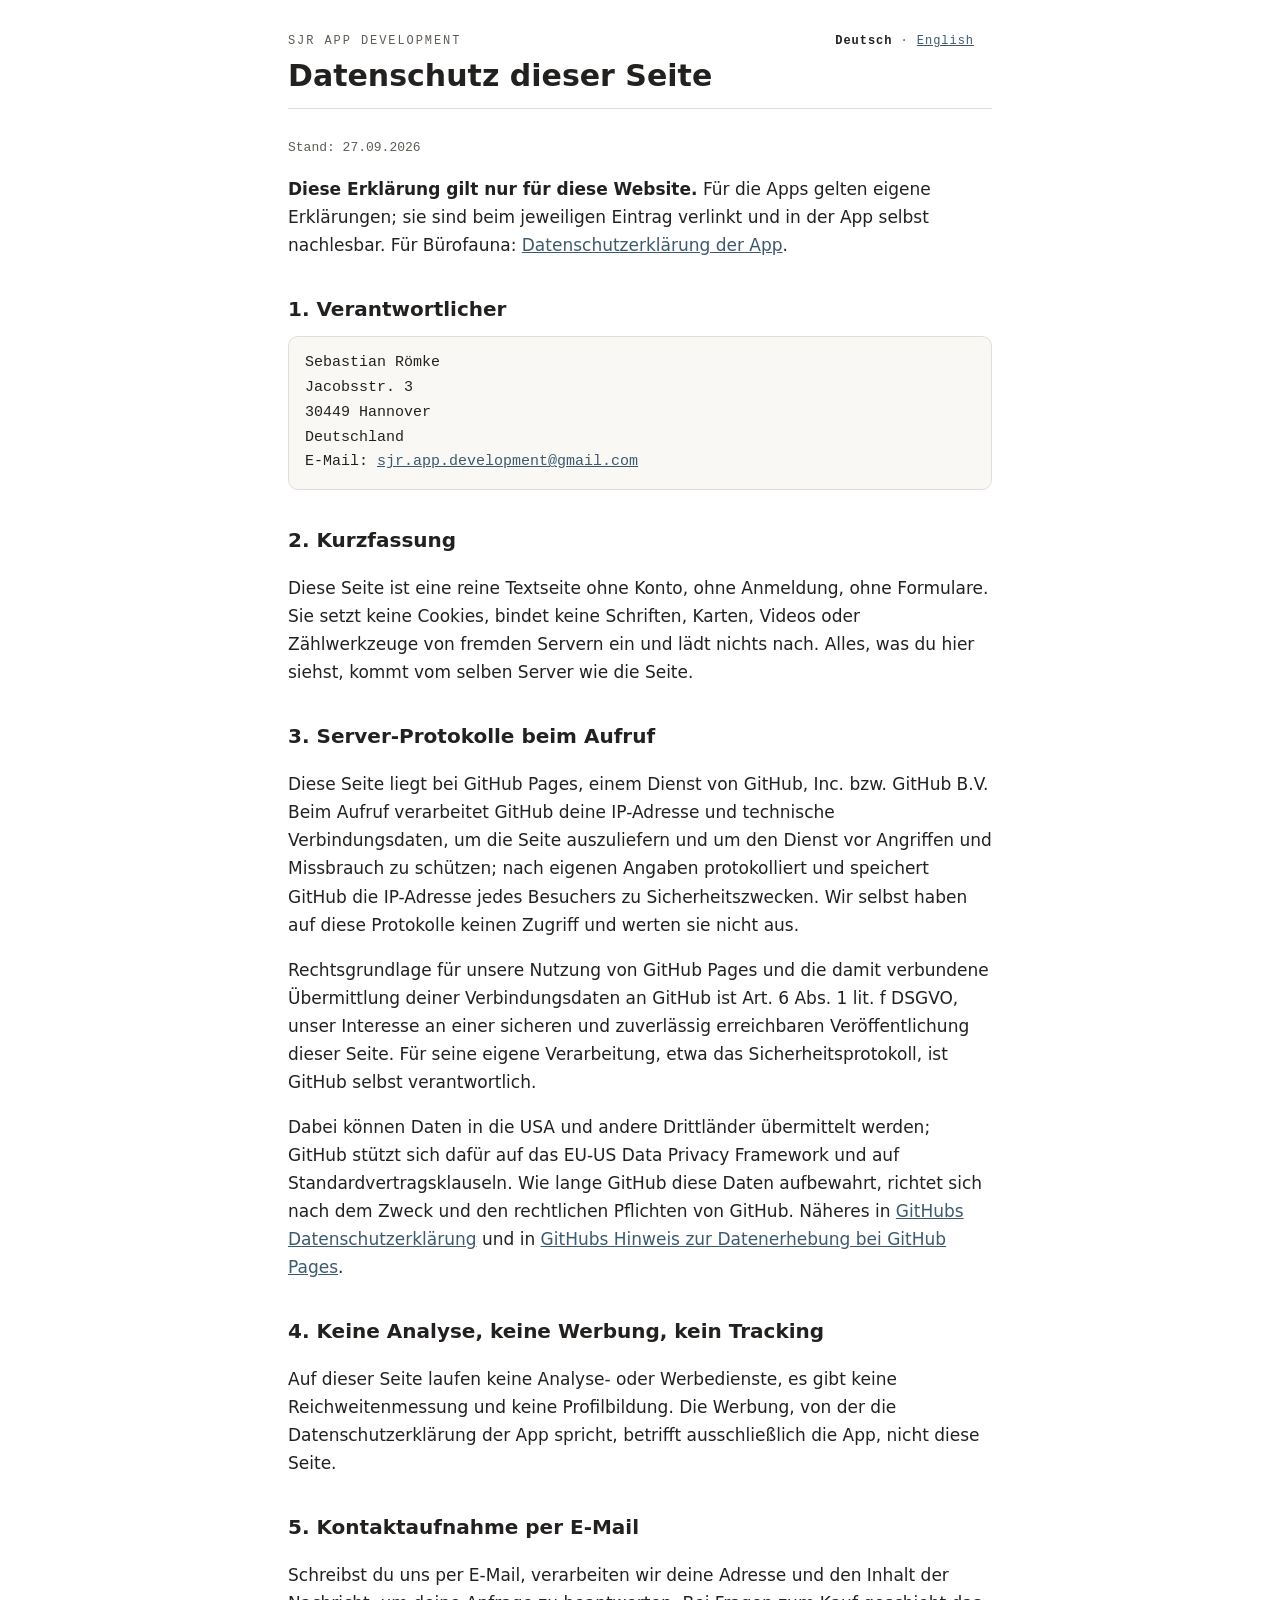
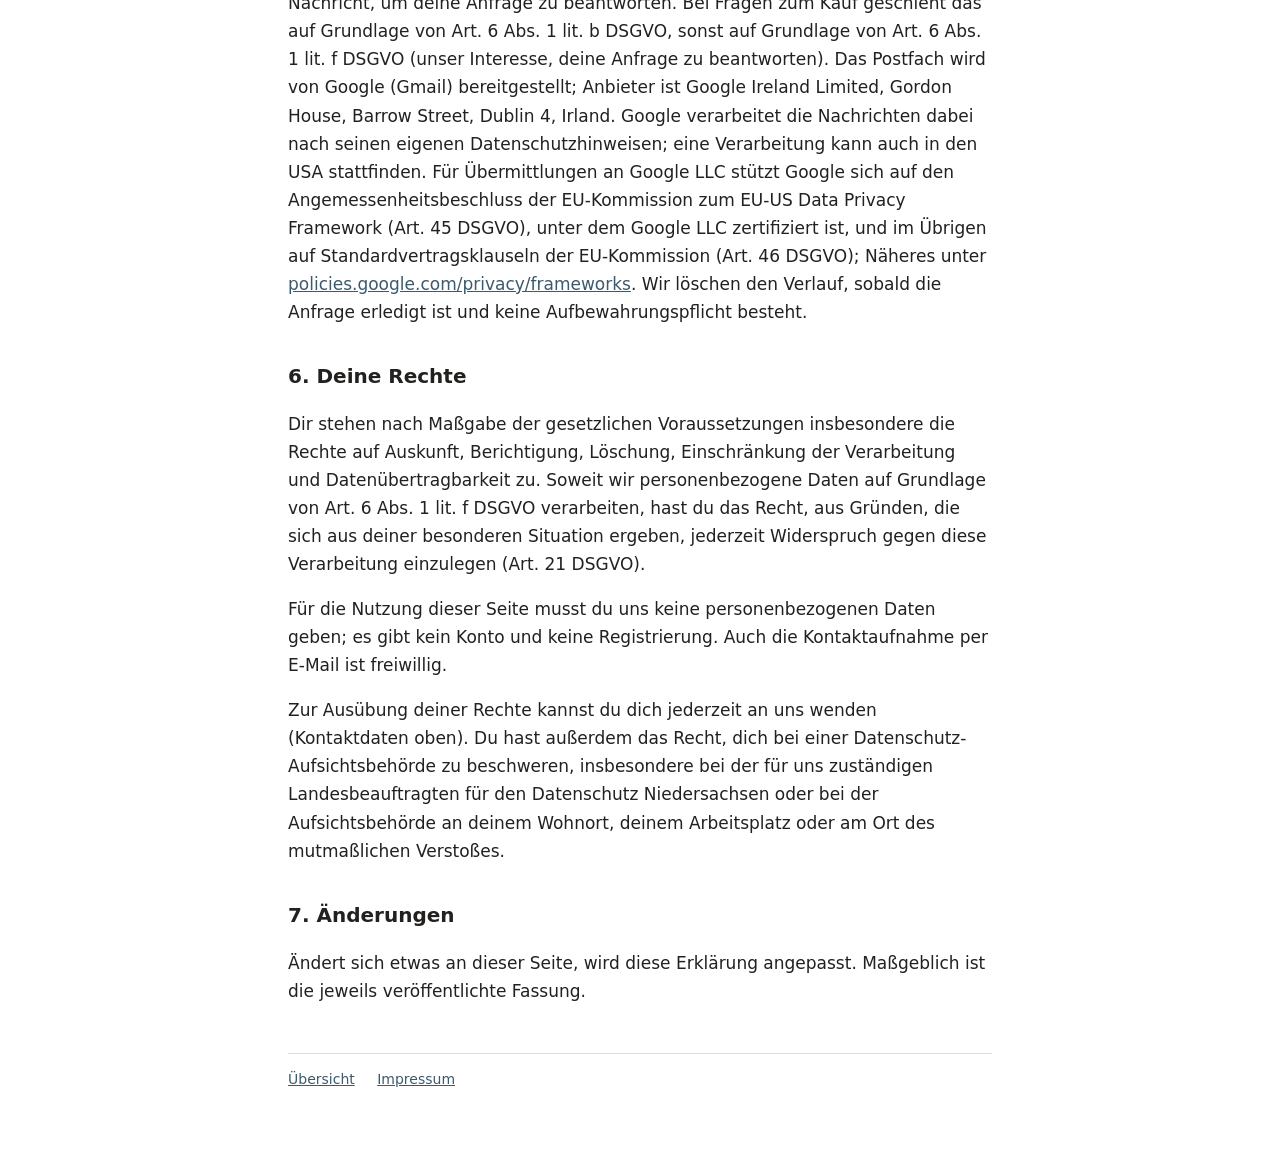
<file: de/datenschutz.html>
<!DOCTYPE html>
<html lang="de">
<head>
<meta charset="utf-8">
<meta name="viewport" content="width=device-width, initial-scale=1">
<meta name="robots" content="noindex, nofollow">
<title>Datenschutz dieser Seite — SJR App Development</title>
<link rel="icon" type="image/png" sizes="32x32" href="/favicon-32.png">
<link rel="apple-touch-icon" sizes="180x180" href="/favicon-180.png">
<link rel="stylesheet" href="/stil.css">
</head>
<body>
<main>

<header>
  <nav class="sprachen" aria-label="Sprache"><span aria-current="true">Deutsch</span> · <a href="/en/datenschutz.html" hreflang="en" lang="en">English</a></nav>
  <div class="rubrik">SJR App Development</div>
  <h1>Datenschutz dieser Seite</h1>
</header>

<p class="stand">Stand: 27.09.2026</p>

<p><strong>Diese Erklärung gilt nur für diese Website.</strong> Für die Apps
gelten eigene Erklärungen; sie sind beim jeweiligen Eintrag verlinkt und in der
App selbst nachlesbar. Für Bürofauna:
<a href="https://tyndor.github.io/buerofauna-legal/datenschutz.html">Datenschutzerklärung der App</a>.</p>

<h2>1. Verantwortlicher</h2>

<address>Sebastian Römke
Jacobsstr. 3
30449 Hannover
Deutschland
E-Mail: <a href="mailto:sjr.app.development@gmail.com">sjr.app.development@gmail.com</a></address>

<h2>2. Kurzfassung</h2>

<p>Diese Seite ist eine reine Textseite ohne Konto, ohne Anmeldung, ohne
Formulare. Sie setzt keine Cookies, bindet keine Schriften, Karten, Videos oder
Zählwerkzeuge von fremden Servern ein und lädt nichts nach. Alles, was du hier
siehst, kommt vom selben Server wie die Seite.</p>

<h2>3. Server-Protokolle beim Aufruf</h2>

<p>Diese Seite liegt bei GitHub Pages, einem Dienst von GitHub, Inc. bzw. GitHub
B.V. Beim Aufruf verarbeitet GitHub deine IP-Adresse und technische
Verbindungsdaten, um die Seite auszuliefern und um den Dienst vor Angriffen und
Missbrauch zu schützen; nach eigenen Angaben protokolliert und speichert GitHub
die IP-Adresse jedes Besuchers zu Sicherheitszwecken. Wir selbst haben auf diese
Protokolle keinen Zugriff und werten sie nicht aus.</p>

<p>Rechtsgrundlage für unsere Nutzung von GitHub Pages und die damit verbundene
Übermittlung deiner Verbindungsdaten an GitHub ist Art. 6 Abs. 1 lit. f DSGVO,
unser Interesse an einer sicheren und zuverlässig erreichbaren Veröffentlichung
dieser Seite. Für seine eigene Verarbeitung, etwa das Sicherheitsprotokoll, ist
GitHub selbst verantwortlich.</p>

<p>Dabei können Daten in die USA und andere Drittländer übermittelt werden;
GitHub stützt sich dafür auf das EU-US Data Privacy Framework und auf
Standardvertragsklauseln. Wie lange GitHub diese Daten aufbewahrt, richtet sich
nach dem Zweck und den rechtlichen Pflichten von GitHub. Näheres in
<a href="https://docs.github.com/en/site-policy/privacy-policies/github-general-privacy-statement">GitHubs Datenschutzerklärung</a>
und in
<a href="https://docs.github.com/en/pages/getting-started-with-github-pages/what-is-github-pages">GitHubs Hinweis zur Datenerhebung bei GitHub Pages</a>.</p>

<h2>4. Keine Analyse, keine Werbung, kein Tracking</h2>

<p>Auf dieser Seite laufen keine Analyse- oder Werbedienste, es gibt keine
Reichweitenmessung und keine Profilbildung. Die Werbung, von der die
Datenschutzerklärung der App spricht, betrifft ausschließlich die App, nicht
diese Seite.</p>

<h2>5. Kontaktaufnahme per E-Mail</h2>

<p>Schreibst du uns per E-Mail, verarbeiten wir deine Adresse und den Inhalt der
Nachricht, um deine Anfrage zu beantworten. Bei Fragen zum Kauf geschieht das auf
Grundlage von Art. 6 Abs. 1 lit. b DSGVO, sonst auf Grundlage von Art. 6 Abs. 1
lit. f DSGVO (unser Interesse, deine Anfrage zu beantworten). Das Postfach wird
von Google (Gmail) bereitgestellt; Anbieter ist Google Ireland Limited, Gordon
House, Barrow Street, Dublin 4, Irland. Google verarbeitet die Nachrichten dabei
nach seinen eigenen Datenschutzhinweisen; eine Verarbeitung kann auch in den USA
stattfinden. Für Übermittlungen an Google LLC stützt Google sich auf den
Angemessenheitsbeschluss der EU-Kommission zum EU-US Data Privacy Framework
(Art. 45 DSGVO), unter dem Google LLC zertifiziert ist, und im Übrigen auf
Standardvertragsklauseln der EU-Kommission (Art. 46 DSGVO); Näheres unter
<a href="https://policies.google.com/privacy/frameworks">policies.google.com/privacy/frameworks</a>.
Wir löschen den Verlauf, sobald die Anfrage
erledigt ist und keine Aufbewahrungspflicht besteht.</p>

<h2>6. Deine Rechte</h2>

<p>Dir stehen nach Maßgabe der gesetzlichen Voraussetzungen insbesondere die
Rechte auf Auskunft, Berichtigung, Löschung, Einschränkung der Verarbeitung und
Datenübertragbarkeit zu. Soweit wir personenbezogene Daten auf Grundlage von
Art. 6 Abs. 1 lit. f DSGVO verarbeiten, hast du das Recht, aus Gründen, die sich
aus deiner besonderen Situation ergeben, jederzeit Widerspruch gegen diese
Verarbeitung einzulegen (Art. 21 DSGVO).</p>

<p>Für die Nutzung dieser Seite musst du uns keine personenbezogenen Daten
geben; es gibt kein Konto und keine Registrierung. Auch die Kontaktaufnahme per
E-Mail ist freiwillig.</p>

<p>Zur Ausübung deiner Rechte kannst du dich jederzeit an uns wenden
(Kontaktdaten oben). Du hast außerdem das Recht, dich bei einer
Datenschutz-Aufsichtsbehörde zu beschweren, insbesondere bei der für uns
zuständigen Landesbeauftragten für den Datenschutz Niedersachsen oder bei der
Aufsichtsbehörde an deinem Wohnort, deinem Arbeitsplatz oder am Ort des
mutmaßlichen Verstoßes.</p>

<h2>7. Änderungen</h2>

<p>Ändert sich etwas an dieser Seite, wird diese Erklärung angepasst.
Maßgeblich ist die jeweils veröffentlichte Fassung.</p>

<footer>
  <nav>
    <a href="/">Übersicht</a>
    <a href="/impressum.html">Impressum</a>
  </nav>
</footer>

</main>
</body>
</html>
</file>
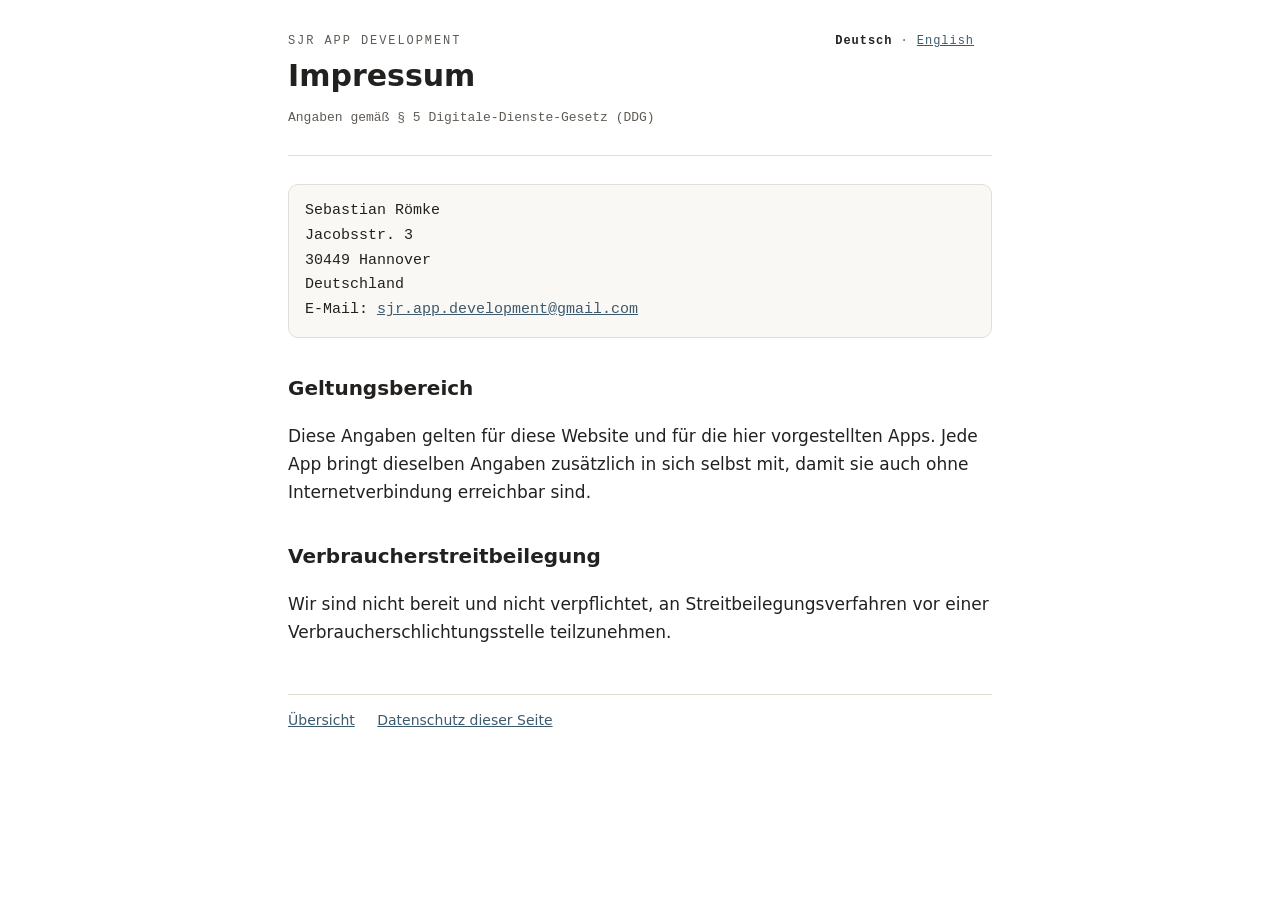
<file: de/impressum.html>
<!DOCTYPE html>
<html lang="de">
<head>
<meta charset="utf-8">
<meta name="viewport" content="width=device-width, initial-scale=1">
<meta name="robots" content="noindex, nofollow">
<title>Impressum · SJR App Development</title>
<link rel="icon" type="image/png" sizes="32x32" href="/favicon-32.png">
<link rel="apple-touch-icon" sizes="180x180" href="/favicon-180.png">
<link rel="stylesheet" href="/stil.css">
</head>
<body>
<main>

<header>
  <nav class="sprachen" aria-label="Sprache"><span aria-current="true">Deutsch</span> · <a href="/en/impressum.html" hreflang="en" lang="en">English</a></nav>
  <div class="rubrik">SJR App Development</div>
  <h1>Impressum</h1>
  <p class="stand">Angaben gemäß § 5 Digitale-Dienste-Gesetz (DDG)</p>
</header>

<address>Sebastian Römke
Jacobsstr. 3
30449 Hannover
Deutschland
E-Mail: <a href="mailto:sjr.app.development@gmail.com">sjr.app.development@gmail.com</a></address>

<h2>Geltungsbereich</h2>
<p>Diese Angaben gelten für diese Website und für die hier vorgestellten Apps.
Jede App bringt dieselben Angaben zusätzlich in sich selbst mit, damit sie auch
ohne Internetverbindung erreichbar sind.</p>

<h2>Verbraucherstreitbeilegung</h2>
<p>Wir sind nicht bereit und nicht verpflichtet, an Streitbeilegungsverfahren vor einer
Verbraucherschlichtungsstelle teilzunehmen.</p>

<footer>
  <nav>
    <a href="/">Übersicht</a>
    <a href="/datenschutz.html">Datenschutz dieser Seite</a>
  </nav>
</footer>

</main>
</body>
</html>
</file>
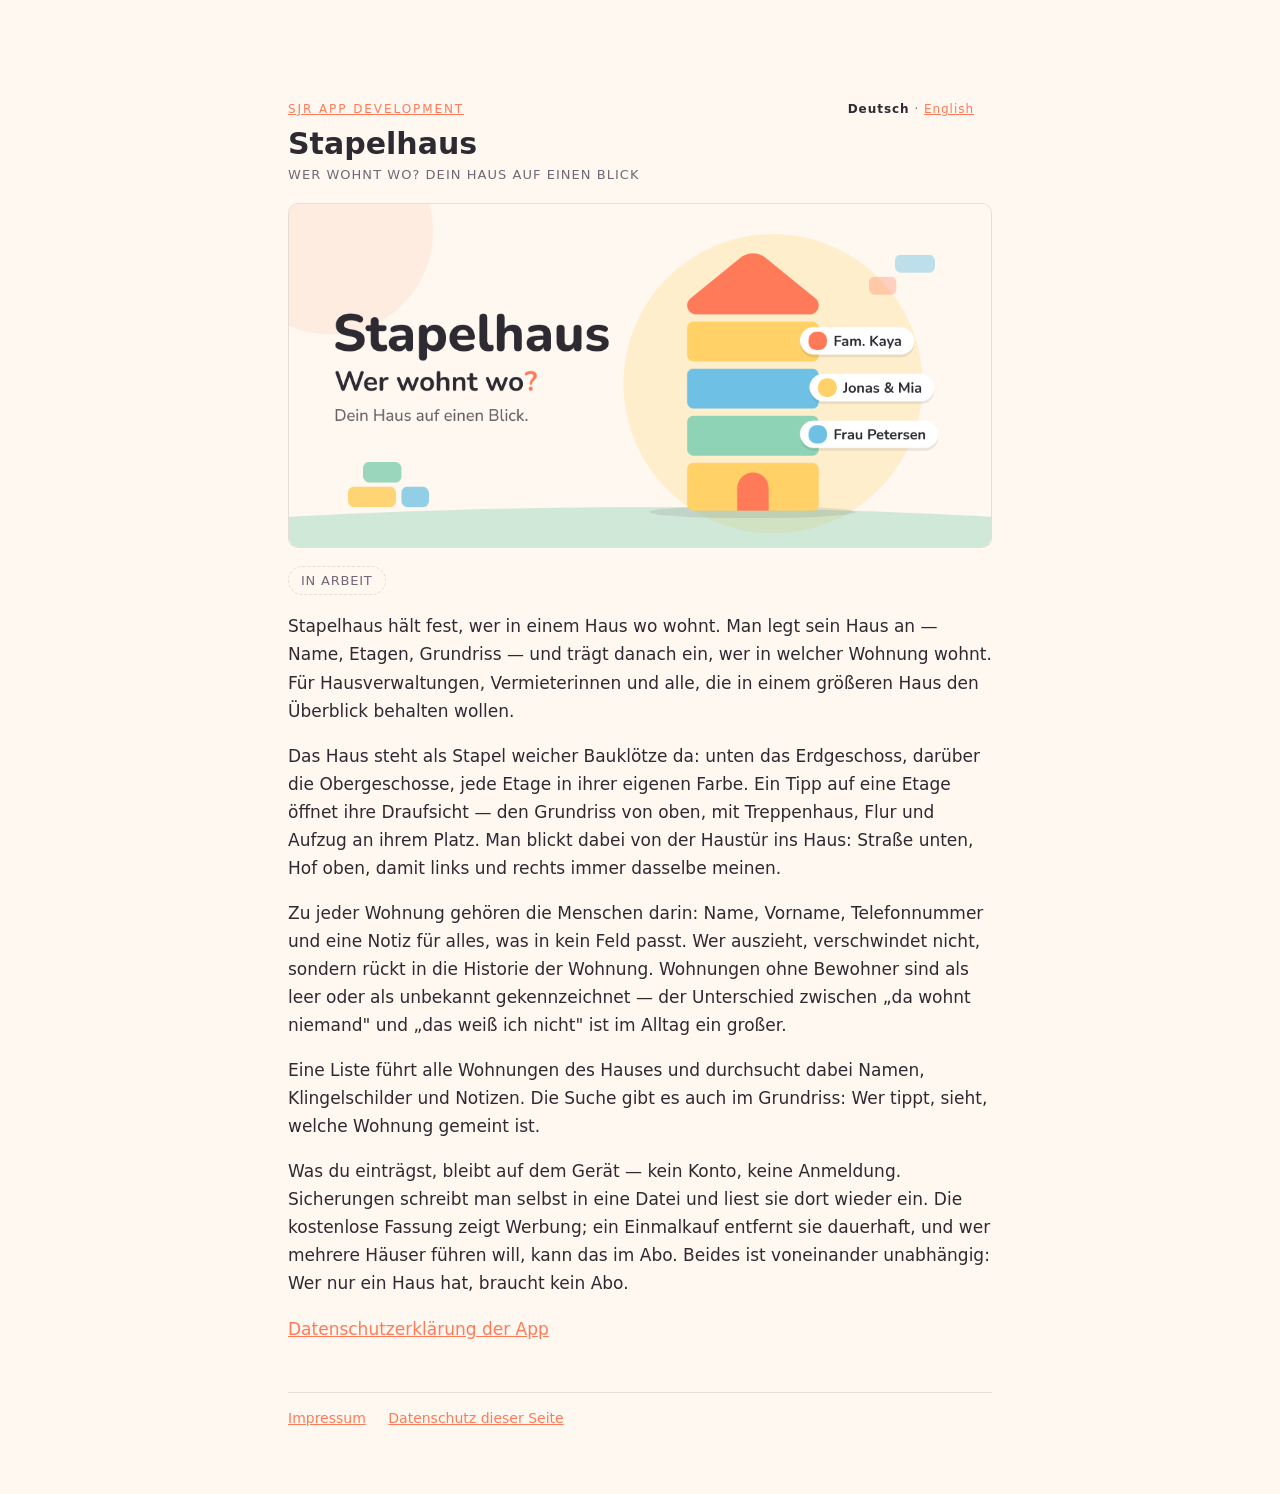
<file: de/stapelhaus.html>
<!DOCTYPE html>
<html lang="de">
<head>
<meta charset="utf-8">
<meta name="viewport" content="width=device-width, initial-scale=1">
<title>Stapelhaus — SJR App Development</title>
<meta name="description" content="Stapelhaus: Wer wohnt wo? Dein Haus auf einen Blick. Eine App von SJR App Development, noch in Arbeit.">
<link rel="icon" type="image/png" sizes="32x32" href="/favicon-32.png">
<link rel="apple-touch-icon" sizes="180x180" href="/favicon-180.png">
<link rel="stylesheet" href="/stil.css">
<link rel="canonical" href="https://tyndor.github.io/stapelhaus.html">
</head>
<body class="thema-stapelhaus">
<main>

<article class="app">
  <header>
    <nav class="sprachen" aria-label="Sprache"><span aria-current="true">Deutsch</span> · <a href="/en/stapelhaus.html" hreflang="en" lang="en">English</a></nav>
    <div class="rubrik"><a href="/">SJR App Development</a></div>
    <h1>Stapelhaus</h1>
    <p class="unterzeile">Wer wohnt wo? Dein Haus auf einen Blick</p>
  </header>

  <img class="banner" src="/bilder/banner-stapelhaus.png" alt="Stapelhaus" width="1024" height="500">

  <p><span class="bald">In Arbeit</span></p>

  <p>Stapelhaus hält fest, wer in einem Haus wo wohnt. Man legt sein Haus an —
  Name, Etagen, Grundriss — und trägt danach ein, wer in welcher Wohnung
  wohnt. Für Hausverwaltungen, Vermieterinnen und alle, die in einem größeren
  Haus den Überblick behalten wollen.</p>

  <p>Das Haus steht als Stapel weicher Bauklötze da: unten das Erdgeschoss,
  darüber die Obergeschosse, jede Etage in ihrer eigenen Farbe. Ein Tipp auf
  eine Etage öffnet ihre Draufsicht — den Grundriss von oben, mit Treppenhaus,
  Flur und Aufzug an ihrem Platz. Man blickt dabei von der Haustür ins Haus:
  Straße unten, Hof oben, damit links und rechts immer dasselbe meinen.</p>

  <p>Zu jeder Wohnung gehören die Menschen darin: Name, Vorname, Telefonnummer
  und eine Notiz für alles, was in kein Feld passt. Wer auszieht, verschwindet
  nicht, sondern rückt in die Historie der Wohnung. Wohnungen ohne Bewohner
  sind als leer oder als unbekannt gekennzeichnet — der Unterschied zwischen
  „da wohnt niemand" und „das weiß ich nicht" ist im Alltag ein großer.</p>

  <p>Eine Liste führt alle Wohnungen des Hauses und durchsucht dabei Namen,
  Klingelschilder und Notizen. Die Suche gibt es auch im Grundriss: Wer tippt,
  sieht, welche Wohnung gemeint ist.</p>

  <p>Was du einträgst, bleibt auf dem Gerät — kein Konto, keine
  Anmeldung. Sicherungen
  schreibt man selbst in eine Datei und liest sie dort wieder ein. Die
  kostenlose Fassung zeigt Werbung; ein Einmalkauf entfernt sie dauerhaft, und
  wer mehrere Häuser führen will, kann das im Abo. Beides ist voneinander
  unabhängig: Wer nur ein Haus hat, braucht kein Abo.</p>

  <ul class="links">
    <li><a href="https://tyndor.github.io/stapelhaus-legal/datenschutz.html">Datenschutzerklärung der App</a></li>
  </ul>
</article>

<footer>
  <nav>
    <a href="/impressum.html">Impressum</a>
    <a href="/datenschutz.html">Datenschutz dieser Seite</a>
  </nav>
</footer>

</main>
</body>
</html>
</file>
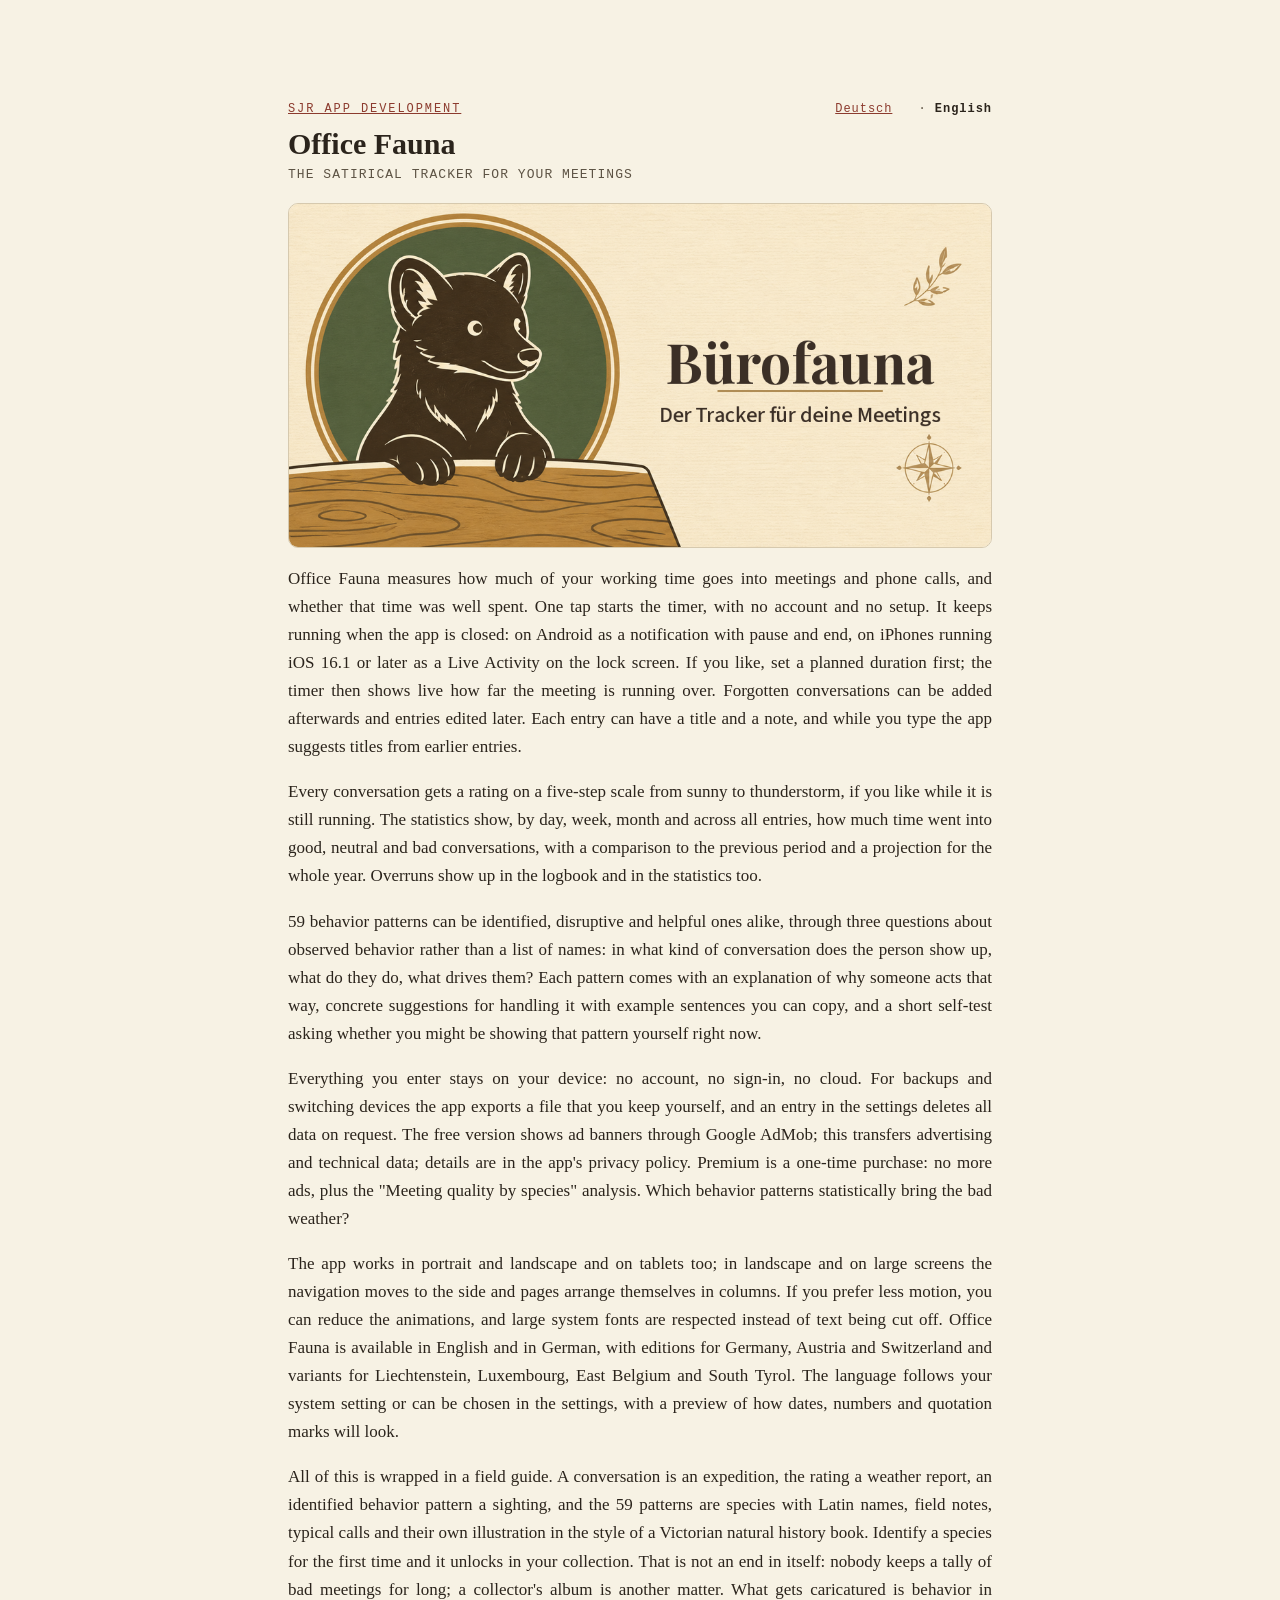
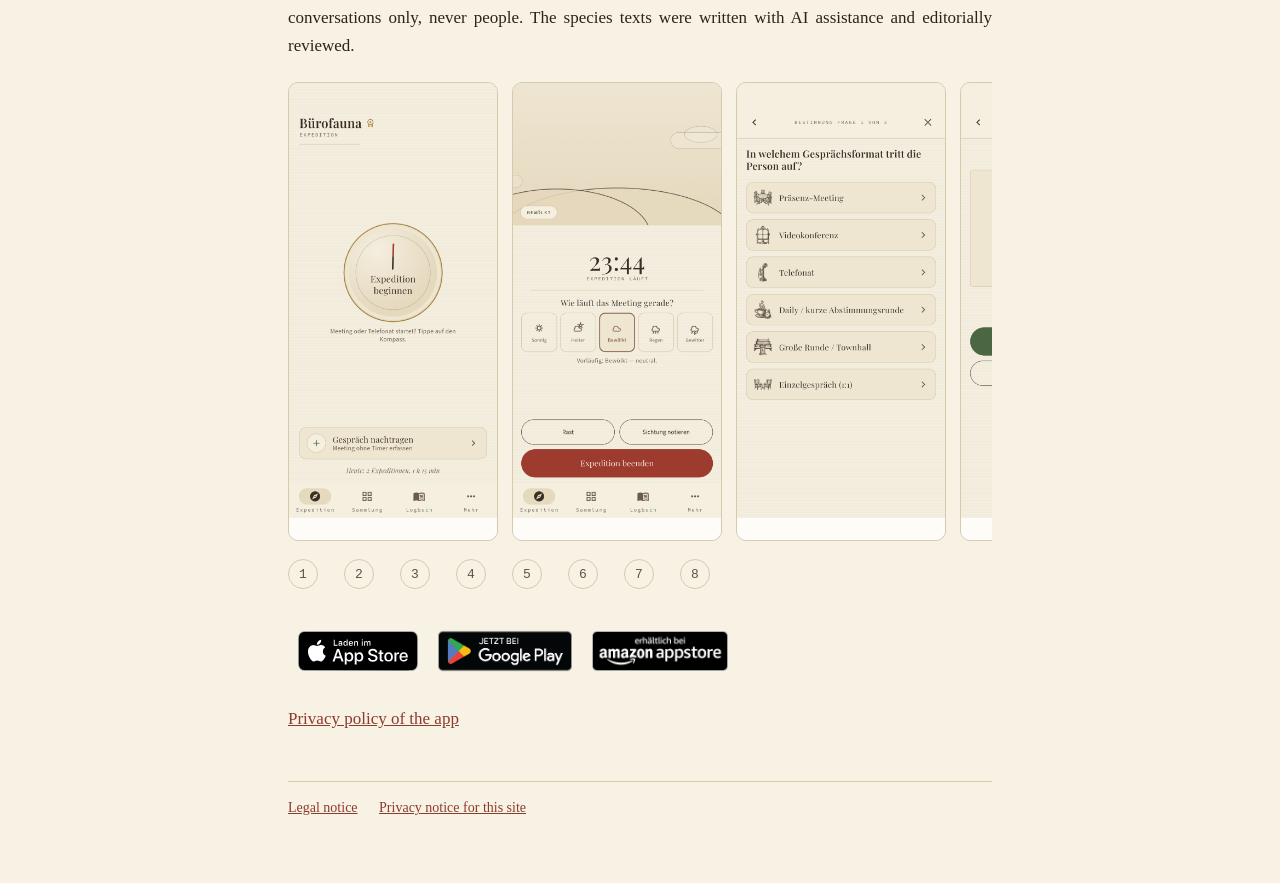
<file: en/buerofauna.html>
<!DOCTYPE html>
<html lang="en">
<head>
<meta charset="utf-8">
<meta name="viewport" content="width=device-width, initial-scale=1">
<title>Office Fauna — SJR App Development</title>
<meta name="description" content="Office Fauna: the satirical tracker for your meetings. Timer, ratings, 59 behavior patterns. An app by SJR App Development.">
<link rel="icon" type="image/png" sizes="32x32" href="/favicon-32.png">
<link rel="apple-touch-icon" sizes="180x180" href="/favicon-180.png">
<link rel="stylesheet" href="/stil.css">
<link rel="canonical" href="https://tyndor.github.io/en/buerofauna.html">
</head>
<body class="thema-buerofauna">
<main>

<article class="app">
  <header>
    <nav class="sprachen" aria-label="Language"><a href="/buerofauna.html" hreflang="de" lang="de">Deutsch</a> · <span aria-current="true">English</span></nav>
    <div class="rubrik"><a href="/en/">SJR App Development</a></div>
    <h1>Office Fauna</h1>
    <p class="unterzeile">The satirical tracker for your meetings</p>
  </header>

  <img class="banner" src="/bilder/banner.png" alt="Bürofauna" width="1024" height="500">

  <p>Office Fauna measures how much of your working time goes into meetings
  and phone calls, and whether that time was well spent. One tap starts the
  timer, with no account and no setup. It keeps running when the app is
  closed: on Android as a notification with pause and end, on iPhones running
  iOS 16.1 or later as a Live Activity on the lock screen. If you like, set a
  planned duration first; the timer then shows live how far the meeting is
  running over. Forgotten conversations can be added afterwards and entries
  edited later. Each entry can have a title and a note, and while you type the
  app suggests titles from earlier entries.</p>

  <p>Every conversation gets a rating on a five-step scale from sunny to
  thunderstorm, if you like while it is still running. The statistics show,
  by day, week, month and across all entries, how much time went into good,
  neutral and bad conversations, with a comparison to the previous period and
  a projection for the whole year. Overruns show up in the logbook and in the
  statistics too.</p>

  <p>59 behavior patterns can be identified, disruptive and helpful ones
  alike, through three questions about observed behavior rather than a list
  of names: in what kind of conversation does the person show up, what do
  they do, what drives them? Each pattern comes with an explanation of why
  someone acts that way, concrete suggestions for handling it with example
  sentences you can copy, and a short self-test asking whether you might be
  showing that pattern yourself right now.</p>

  <p>Everything you enter stays on your device: no account, no sign-in, no
  cloud. For backups and switching devices the app exports a file that you
  keep yourself, and an entry in the settings deletes all data on request.
  The free version shows ad banners through Google AdMob; this transfers
  advertising and technical data; details are in the app's privacy policy.
  Premium is a one-time purchase: no more ads, plus the "Meeting quality by
  species" analysis. Which behavior patterns statistically bring the bad
  weather?</p>

  <p>The app works in portrait and landscape and on tablets too; in landscape
  and on large screens the navigation moves to the side and pages arrange
  themselves in columns. If you prefer less motion, you can reduce the
  animations, and large system fonts are respected instead of text being cut
  off. Office Fauna is available in English and in German, with editions for
  Germany, Austria and Switzerland and variants for Liechtenstein,
  Luxembourg, East Belgium and South Tyrol. The language follows your system
  setting or can be chosen in the settings, with a preview of how dates,
  numbers and quotation marks will look.</p>

  <p>All of this is wrapped in a field guide. A conversation is an
  expedition, the rating a weather report, an identified behavior pattern a
  sighting, and the 59 patterns are species with Latin names, field notes,
  typical calls and their own illustration in the style of a Victorian
  natural history book. Identify a species for the first time and it unlocks
  in your collection. That is not an end in itself: nobody keeps a tally of
  bad meetings for long; a collector's album is another matter. What gets
  caricatured is behavior in conversations only, never people. The species
  texts were written with AI assistance and editorially reviewed.</p>

  <div class="schuesse" role="group" aria-label="Screenshots">
    <img id="s1" src="/bilder/schuss-1.png" alt="Home screen with the compass that starts an expedition" width="380" height="836" loading="lazy">
    <img id="s2" src="/bilder/schuss-2.png" alt="Running expedition: weather scene, timer and the five-step scale with a provisional rating" width="380" height="836" loading="lazy">
    <img id="s3" src="/bilder/schuss-3.png" alt="First identification question: in what kind of conversation does the person show up?" width="380" height="836" loading="lazy">
    <img id="s4" src="/bilder/schuss-4.png" alt="Identification result with illustration and the species' Latin name" width="380" height="836" loading="lazy">
    <img id="s5" src="/bilder/schuss-5.png" alt="The collection: unlocked species next to silhouettes not yet identified" width="380" height="836" loading="lazy">
    <img id="s6" src="/bilder/schuss-6.png" alt="Species page with field notes, calls and strategies" width="380" height="836" loading="lazy">
    <img id="s7" src="/bilder/schuss-7.png" alt="Weather report in the logbook with weekly chart and key figures" width="380" height="836" loading="lazy">
    <img id="s8" src="/bilder/schuss-8.png" alt="Advanced statistics: meeting quality by species, with distribution per species" width="380" height="836" loading="lazy">
  </div>

  <nav class="punkte" aria-label="Browse screenshots">
    <a href="#s1">1</a><a href="#s2">2</a><a href="#s3">3</a><a href="#s4">4</a><a href="#s5">5</a><a href="#s6">6</a><a href="#s7">7</a><a href="#s8">8</a>
  </nav>

  <ul class="stores" aria-label="Download Office Fauna">
    <li><a href="https://apps.apple.com/de/app/b%C3%BCrofauna-meeting-tracker/id6808282252"><img class="badge badge-apple" src="/bilder/app-store.svg" alt="Download on the App Store" width="120" height="40"></a></li>
    <li><a href="https://play.google.com/store/apps/details?id=de.sjrappdevelopment.buerofauna"><img class="badge badge-play" src="/bilder/google-play.png" alt="Get it on Google Play" width="646" height="250"></a></li>
    <li><a href="https://www.amazon.de/dp/B0HHBZFDSG"><img class="badge badge-amazon" src="/bilder/amazon-appstore.png" alt="Available at Amazon Appstore" width="572" height="168"></a></li>
  </ul>

  <ul class="links">
    <li><a href="https://tyndor.github.io/buerofauna-legal/en/datenschutz.html">Privacy policy of the app</a></li>
  </ul>
</article>

<footer>
  <nav>
    <a href="/en/impressum.html">Legal notice</a>
    <a href="/en/datenschutz.html">Privacy notice for this site</a>
  </nav>
</footer>

</main>
</body>
</html>
</file>
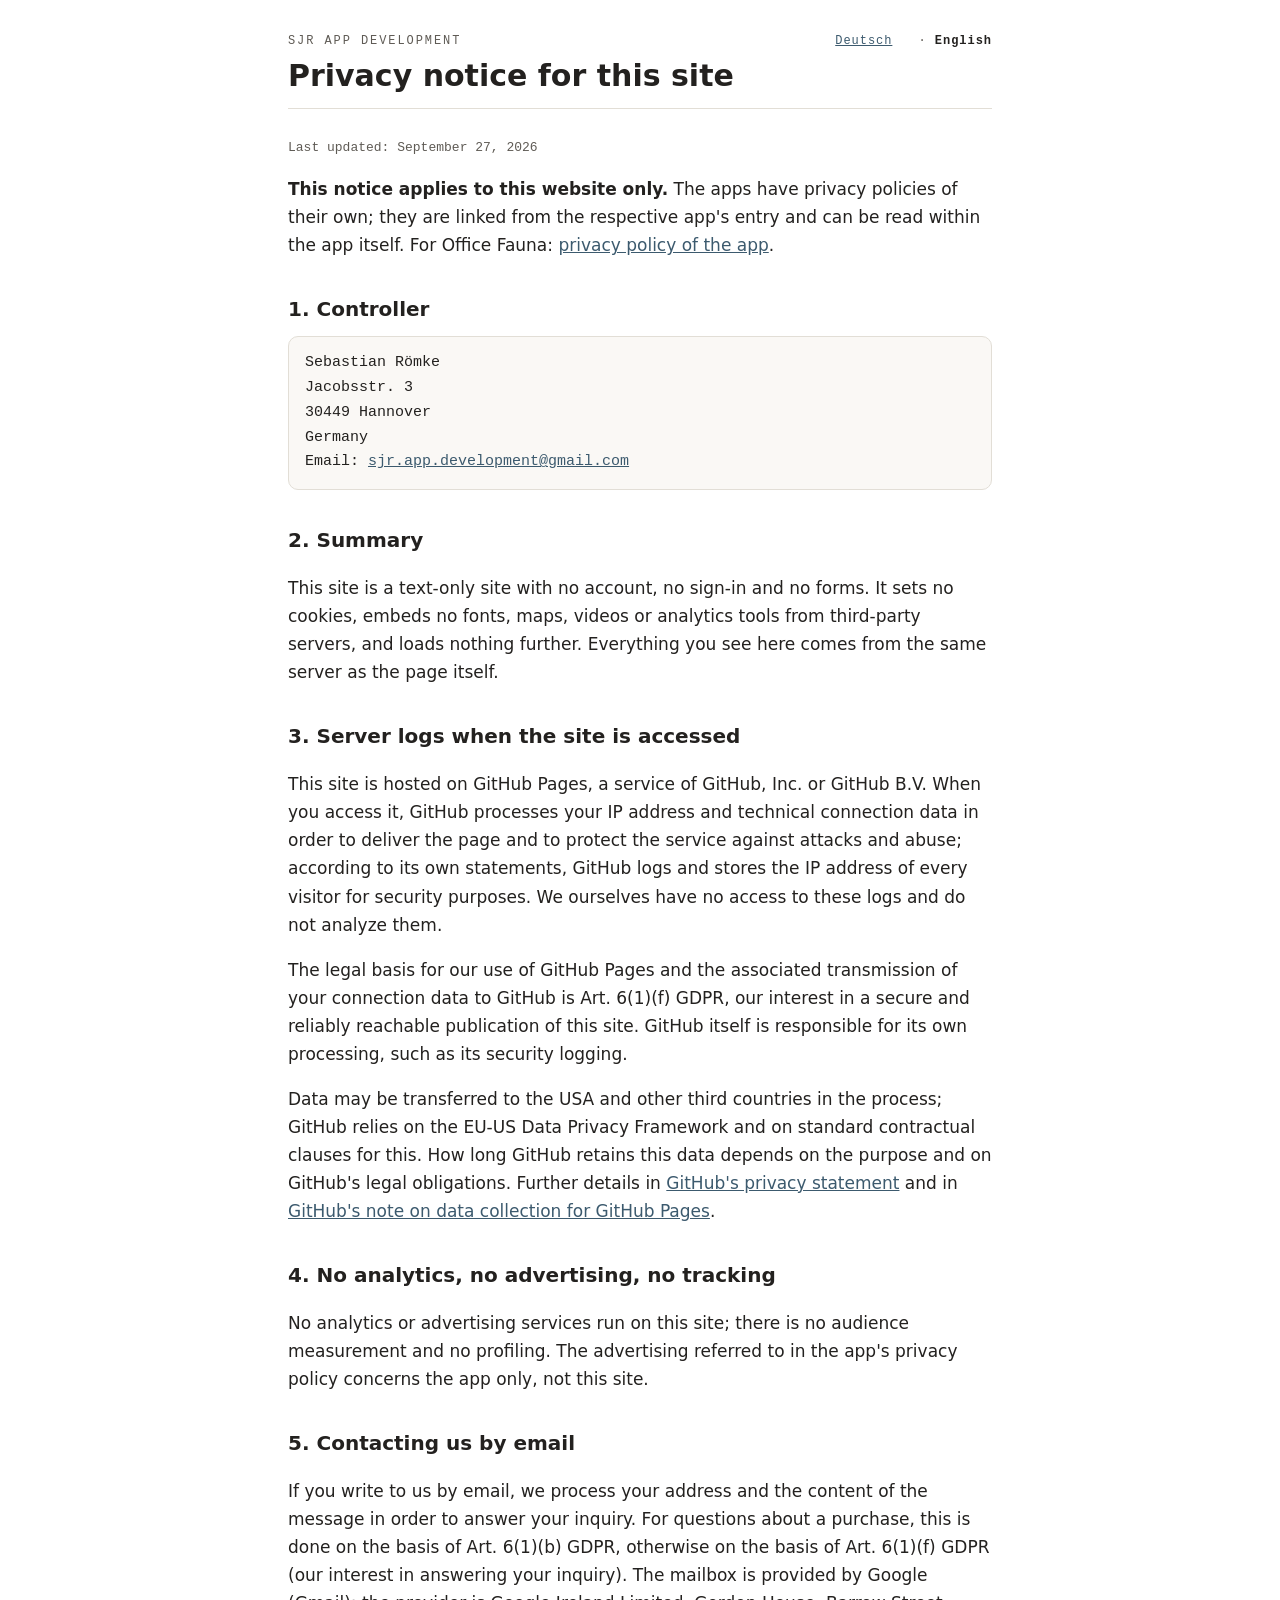
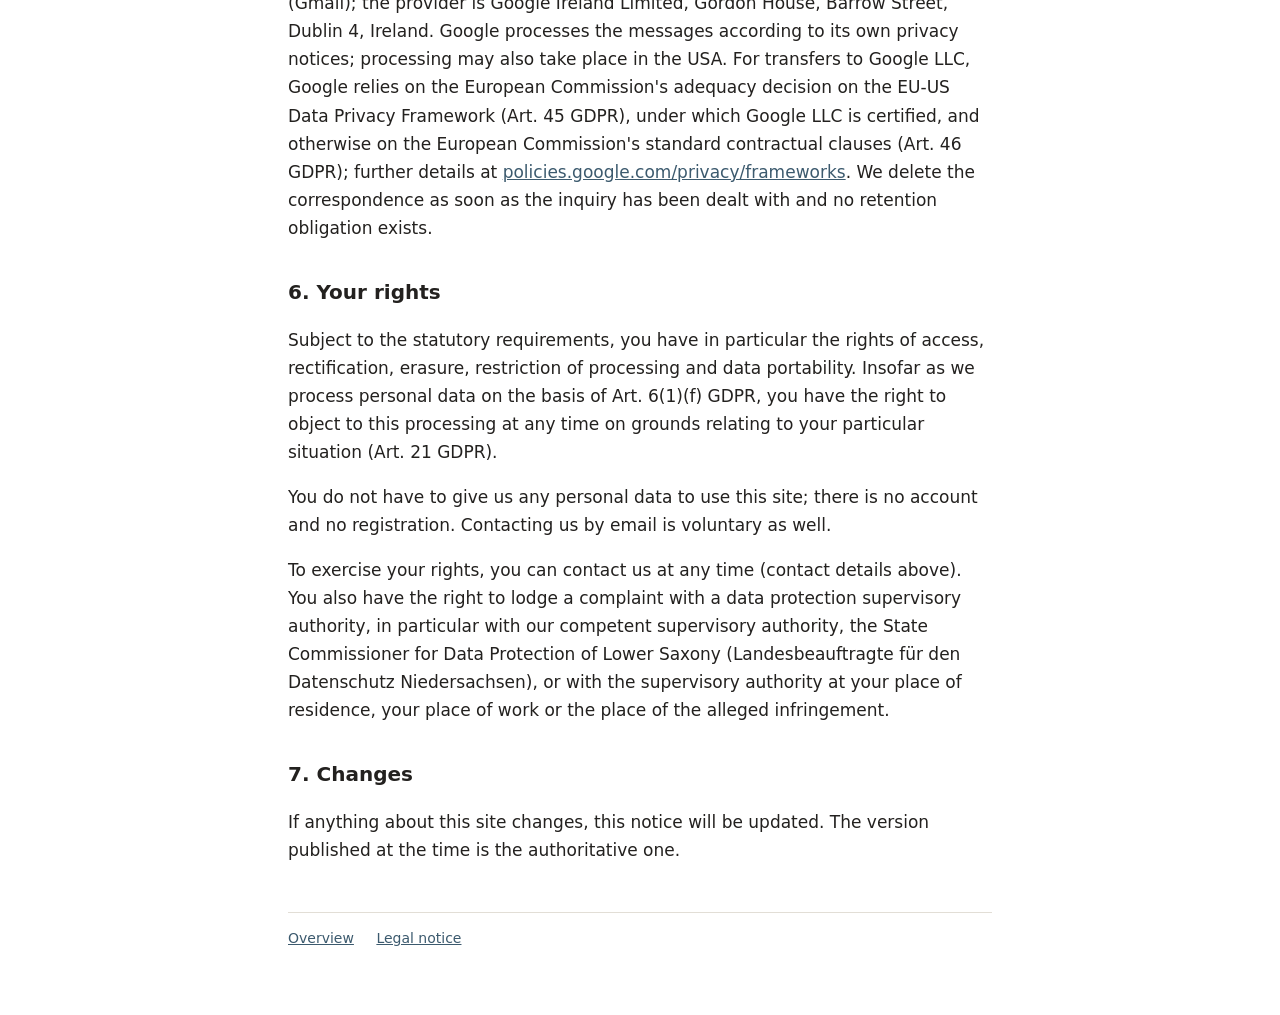
<file: en/datenschutz.html>
<!DOCTYPE html>
<html lang="en">
<head>
<meta charset="utf-8">
<meta name="viewport" content="width=device-width, initial-scale=1">
<meta name="robots" content="noindex, nofollow">
<title>Privacy notice for this site — SJR App Development</title>
<link rel="icon" type="image/png" sizes="32x32" href="/favicon-32.png">
<link rel="apple-touch-icon" sizes="180x180" href="/favicon-180.png">
<link rel="stylesheet" href="/stil.css">
</head>
<body>
<main>

<header>
  <nav class="sprachen" aria-label="Language"><a href="/datenschutz.html" hreflang="de" lang="de">Deutsch</a> · <span aria-current="true" lang="en">English</span></nav>
  <div class="rubrik">SJR App Development</div>
  <h1>Privacy notice for this site</h1>
</header>

<p class="stand">Last updated: September 27, 2026</p>

<p><strong>This notice applies to this website only.</strong> The apps have
privacy policies of their own; they are linked from the respective app's entry
and can be read within the app itself. For Office Fauna:
<a href="https://tyndor.github.io/buerofauna-legal/en/datenschutz.html">privacy policy of the app</a>.</p>

<h2>1. Controller</h2>

<address>Sebastian Römke
Jacobsstr. 3
30449 Hannover
Germany
Email: <a href="mailto:sjr.app.development@gmail.com">sjr.app.development@gmail.com</a></address>

<h2>2. Summary</h2>

<p>This site is a text-only site with no account, no sign-in and no forms. It
sets no cookies, embeds no fonts, maps, videos or analytics tools from
third-party servers, and loads nothing further. Everything you see here comes
from the same server as the page itself.</p>

<h2>3. Server logs when the site is accessed</h2>

<p>This site is hosted on GitHub Pages, a service of GitHub, Inc. or GitHub B.V.
When you access it, GitHub processes your IP address and technical connection
data in order to deliver the page and to protect the service against attacks and
abuse; according to its own statements, GitHub logs and stores the IP address of
every visitor for security purposes. We ourselves have no access to these logs
and do not analyze them.</p>

<p>The legal basis for our use of GitHub Pages and the associated transmission of
your connection data to GitHub is Art. 6(1)(f) GDPR, our interest in a secure and
reliably reachable publication of this site. GitHub itself is responsible for its
own processing, such as its security logging.</p>

<p>Data may be transferred to the USA and other third countries in the process;
GitHub relies on the EU-US Data Privacy Framework and on standard contractual
clauses for this. How long GitHub retains this data depends on the purpose and on
GitHub's legal obligations. Further details in
<a href="https://docs.github.com/en/site-policy/privacy-policies/github-general-privacy-statement">GitHub's privacy statement</a>
and in
<a href="https://docs.github.com/en/pages/getting-started-with-github-pages/what-is-github-pages">GitHub's note on data collection for GitHub Pages</a>.</p>

<h2>4. No analytics, no advertising, no tracking</h2>

<p>No analytics or advertising services run on this site; there is no audience
measurement and no profiling. The advertising referred to in the app's privacy
policy concerns the app only, not this site.</p>

<h2>5. Contacting us by email</h2>

<p>If you write to us by email, we process your address and the content of the
message in order to answer your inquiry. For questions about a purchase, this is
done on the basis of Art. 6(1)(b) GDPR, otherwise on the basis of Art. 6(1)(f)
GDPR (our interest in answering your inquiry). The mailbox is provided by Google
(Gmail); the provider is Google Ireland Limited, Gordon House, Barrow Street,
Dublin 4, Ireland. Google processes the messages according to its own privacy
notices; processing may also take place in the USA. For transfers to Google LLC,
Google relies on the European Commission's adequacy decision on the EU-US Data
Privacy Framework (Art. 45 GDPR), under which Google LLC is certified, and
otherwise on the European Commission's standard contractual clauses (Art. 46
GDPR); further details at
<a href="https://policies.google.com/privacy/frameworks">policies.google.com/privacy/frameworks</a>.
We delete the correspondence as soon as the inquiry has been dealt with and no
retention obligation exists.</p>

<h2>6. Your rights</h2>

<p>Subject to the statutory requirements, you have in particular the rights of
access, rectification, erasure, restriction of processing and data portability.
Insofar as we process personal data on the basis of Art. 6(1)(f) GDPR, you have
the right to object to this processing at any time on grounds relating to your
particular situation (Art. 21 GDPR).</p>

<p>You do not have to give us any personal data to use this site; there is no
account and no registration. Contacting us by email is voluntary as well.</p>

<p>To exercise your rights, you can contact us at any time (contact details
above). You also have the right to lodge a complaint with a data protection
supervisory authority, in particular with our competent supervisory authority,
the State Commissioner for Data Protection of Lower Saxony (Landesbeauftragte für
den Datenschutz Niedersachsen), or with the supervisory authority at your place
of residence, your place of work or the place of the alleged infringement.</p>

<h2>7. Changes</h2>

<p>If anything about this site changes, this notice will be updated. The version
published at the time is the authoritative one.</p>

<footer>
  <nav>
    <a href="/en/">Overview</a>
    <a href="/en/impressum.html">Legal notice</a>
  </nav>
</footer>

</main>
</body>
</html>
</file>
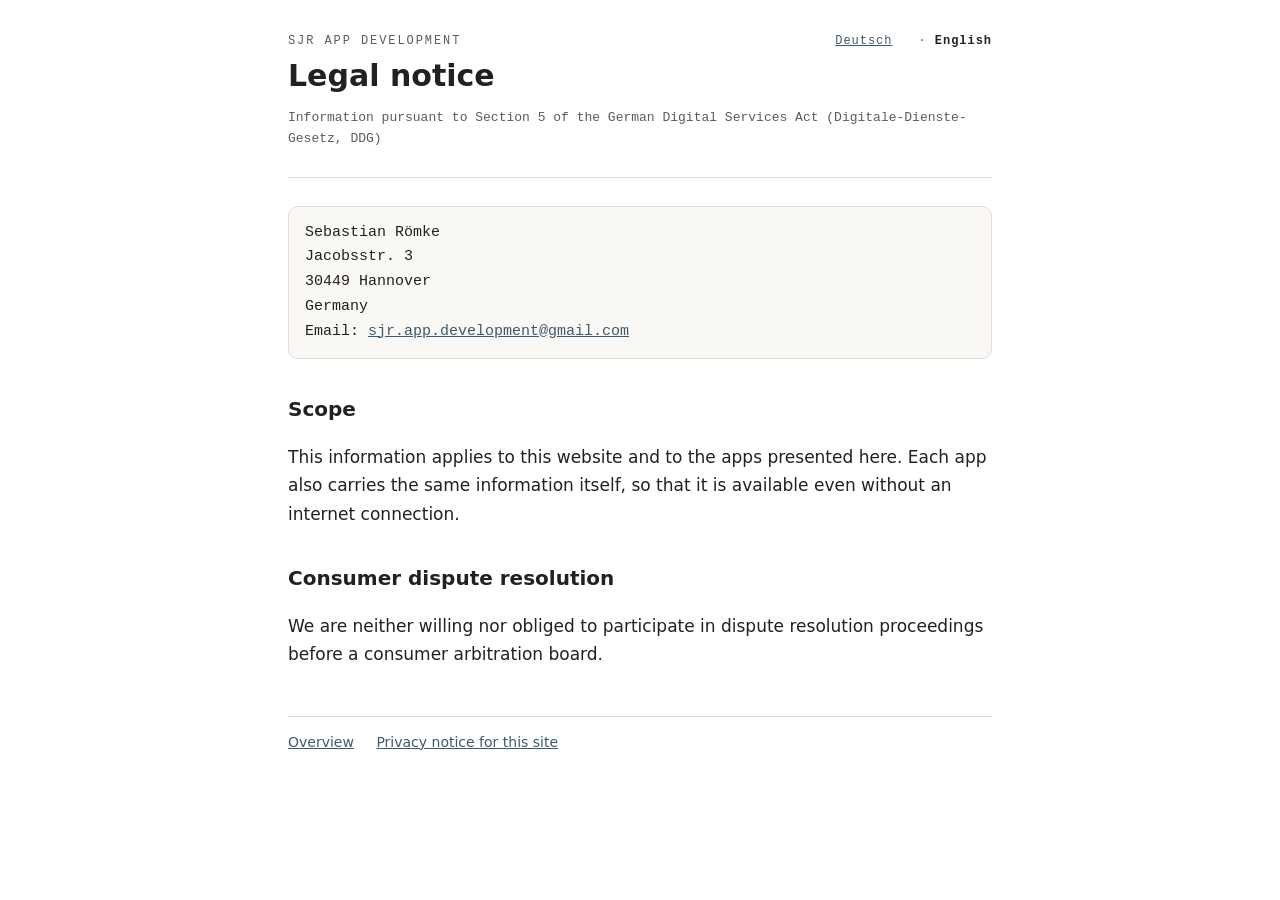
<file: en/impressum.html>
<!DOCTYPE html>
<html lang="en">
<head>
<meta charset="utf-8">
<meta name="viewport" content="width=device-width, initial-scale=1">
<meta name="robots" content="noindex, nofollow">
<title>Legal notice · SJR App Development</title>
<link rel="icon" type="image/png" sizes="32x32" href="/favicon-32.png">
<link rel="apple-touch-icon" sizes="180x180" href="/favicon-180.png">
<link rel="stylesheet" href="/stil.css">
</head>
<body>
<main>

<header>
  <nav class="sprachen" aria-label="Language"><a href="/impressum.html" hreflang="de" lang="de">Deutsch</a> · <span aria-current="true" lang="en">English</span></nav>
  <div class="rubrik">SJR App Development</div>
  <h1>Legal notice</h1>
  <p class="stand">Information pursuant to Section 5 of the German Digital Services Act (Digitale-Dienste-Gesetz, DDG)</p>
</header>

<address>Sebastian Römke
Jacobsstr. 3
30449 Hannover
Germany
Email: <a href="mailto:sjr.app.development@gmail.com">sjr.app.development@gmail.com</a></address>

<h2>Scope</h2>
<p>This information applies to this website and to the apps presented here. Each
app also carries the same information itself, so that it is available even without
an internet connection.</p>

<h2>Consumer dispute resolution</h2>
<p>We are neither willing nor obliged to participate in dispute resolution proceedings
before a consumer arbitration board.</p>

<footer>
  <nav>
    <a href="/en/">Overview</a>
    <a href="/en/datenschutz.html">Privacy notice for this site</a>
  </nav>
</footer>

</main>
</body>
</html>
</file>
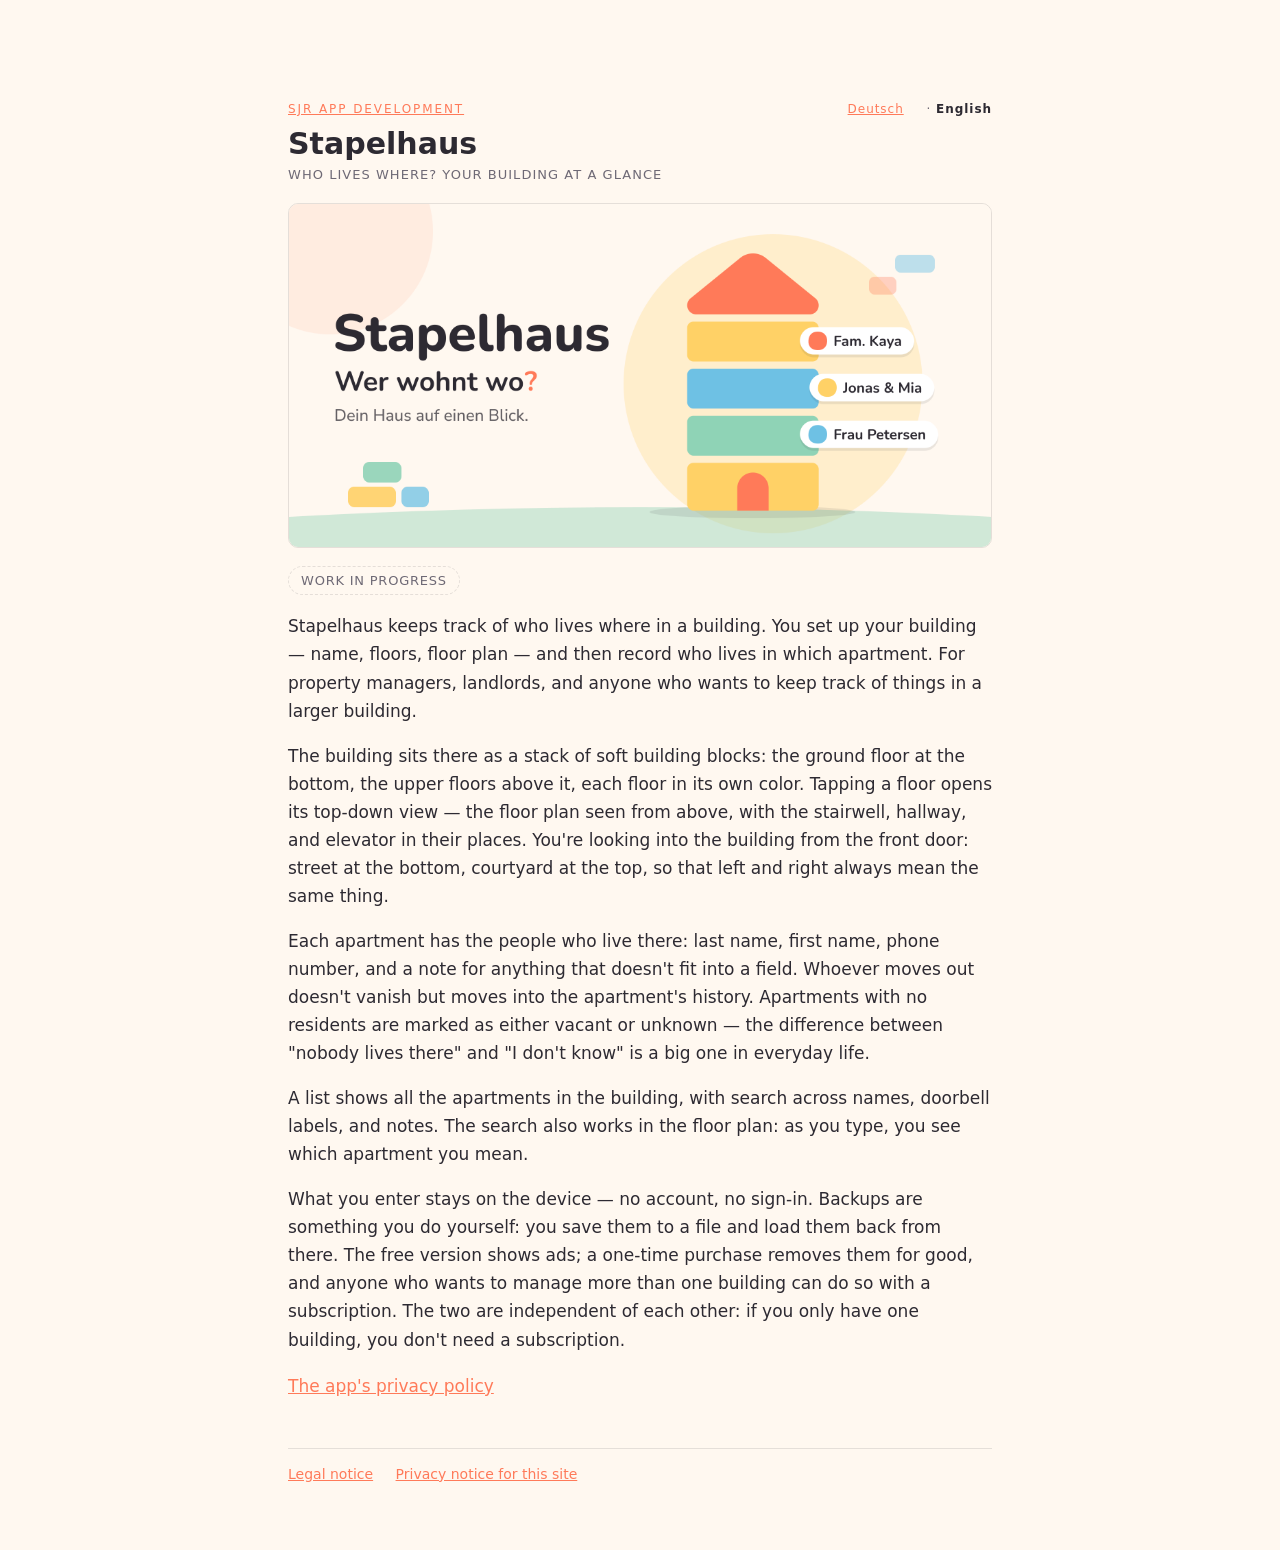
<file: en/stapelhaus.html>
<!DOCTYPE html>
<html lang="en">
<head>
<meta charset="utf-8">
<meta name="viewport" content="width=device-width, initial-scale=1">
<title>Stapelhaus — SJR App Development</title>
<meta name="description" content="Stapelhaus: Who lives where? Your building at a glance. An app by SJR App Development, still in the works.">
<link rel="icon" type="image/png" sizes="32x32" href="/favicon-32.png">
<link rel="apple-touch-icon" sizes="180x180" href="/favicon-180.png">
<link rel="stylesheet" href="/stil.css">
<link rel="canonical" href="https://tyndor.github.io/en/stapelhaus.html">
</head>
<body class="thema-stapelhaus">
<main>

<article class="app">
  <header>
    <nav class="sprachen" aria-label="Language"><a href="/stapelhaus.html" hreflang="de" lang="de">Deutsch</a> · <span aria-current="true" lang="en">English</span></nav>
    <div class="rubrik"><a href="/en/">SJR App Development</a></div>
    <h1>Stapelhaus</h1>
    <p class="unterzeile">Who lives where? Your building at a glance</p>
  </header>

  <img class="banner" src="/bilder/banner-stapelhaus.png" alt="Stapelhaus" width="1024" height="500">

  <p><span class="bald">Work in progress</span></p>

  <p>Stapelhaus keeps track of who lives where in a building. You set up your
  building — name, floors, floor plan — and then record who lives in which
  apartment. For property managers, landlords, and anyone who wants to keep
  track of things in a larger building.</p>

  <p>The building sits there as a stack of soft building blocks: the ground
  floor at the bottom, the upper floors above it, each floor in its own color.
  Tapping a floor opens its top-down view — the floor plan seen from above,
  with the stairwell, hallway, and elevator in their places. You're looking
  into the building from the front door: street at the bottom, courtyard at
  the top, so that left and right always mean the same thing.</p>

  <p>Each apartment has the people who live there: last name, first name, phone
  number, and a note for anything that doesn't fit into a field. Whoever moves
  out doesn't vanish but moves into the apartment's history. Apartments with no
  residents are marked as either vacant or unknown — the difference between
  "nobody lives there" and "I don't know" is a big one in everyday life.</p>

  <p>A list shows all the apartments in the building, with search across names,
  doorbell labels, and notes. The search also works in the floor plan: as you
  type, you see which apartment you mean.</p>

  <p>What you enter stays on the device — no account, no sign-in. Backups are
  something you do yourself: you save them to a file and load them back from
  there. The free version shows ads; a one-time purchase removes them for good,
  and anyone who wants to manage more than one building can do so with a
  subscription. The two are independent of each other: if you only have one
  building, you don't need a subscription.</p>

  <ul class="links">
    <li><a href="https://tyndor.github.io/stapelhaus-legal/datenschutz.html">The app's privacy policy</a></li>
  </ul>
</article>

<footer>
  <nav>
    <a href="/en/impressum.html">Legal notice</a>
    <a href="/en/datenschutz.html">Privacy notice for this site</a>
  </nav>
</footer>

</main>
</body>
</html>
</file>
<file: stil.css>
/* DREI ANZÜGE IN EINER DATEI.
   Keine externen Schriften und keine Skripte — die Seite lädt nichts nach.

   `:root` trägt den Hausstil von SJR App Development: zurückhaltend, damit
   die Apps darin sprechen können. Jede App hat ihren eigenen Anzug als
   Klasse, und beide übersteuern DIESELBEN Variablen — kein zweites Regelwerk,
   nur andere Werte.

   **Wo die Klasse hängt, entscheidet, wie weit der Anzug reicht**
   (Nutzer-Wunsch 2026-09-22):

     Seite einer App   <body class="thema-buerofauna">   alles trägt ihn
     Übersicht         <article class="app thema-…">     nur ihr Block

   Die Werte sind nicht erfunden, sondern die der Apps: Bürofauna aus dem
   Feldführer-Zuschnitt (`lib/core/theme/`), Stapelhaus aus seinem Material-3-
   Thema. Dieselben Zahlen stehen auf den beiden Rechtstext-Seiten
   (`buerofauna-legal`, `stapelhaus-legal`); verbunden sind sie nur durch
   diesen Satz. Wer dort etwas ändert, ändert es hier mit. */
:root {
  --paper: #ffffff;
  --karte: #faf8f5;
  --ink: #23211f;
  --ink-muted: #5f5b55;
  --rule: #e2ded6;
  --seal: #3c5a6e;
  --schrift: system-ui, -apple-system, "Segoe UI", Roboto, Arial, sans-serif;
  --schrift-marke: ui-monospace, "Courier New", monospace;
  --titel-gewicht: 600;
  --rund: 10px;
  --satz: left;
}

/* --- Bürofauna: viktorianischer Feldführer ------------------------------
   Cremefarbenes Papier, Tinte, Siegelrot, Antiqua — und Blocksatz, weil die
   Seite eine Buchseite sein will. */
.thema-buerofauna {
  --paper: #f7f2e4;
  --karte: #efe7d3;
  --ink: #2b241c;
  --ink-muted: #5d5344;
  --rule: #d6c9ae;
  --seal: #8c3b2e;
  --schrift: Georgia, "Times New Roman", serif;
  --schrift-marke: ui-monospace, "Courier New", monospace;
  --titel-gewicht: 700;
  --rund: 10px;
  --satz: justify;
}

/* --- Stapelhaus: weiche Bauklötze, Material 3 in Pastell ----------------
   Nunito steht vorn: Wer sie auf dem Gerät hat, sieht das Schriftbild der
   App. Alle anderen bekommen eine verwandte runde Schrift — nachgeladen wird
   keine. Kein Blocksatz: Die App setzt linksbündig. */
.thema-stapelhaus {
  --paper: #fff8f0;
  --karte: #ffffff;
  --ink: #2d2a32;
  --ink-muted: #6e6975;
  --rule: rgba(45, 42, 50, 0.12);
  --seal: #ff7a59;
  --schrift: Nunito, "Nunito Sans", "Trebuchet MS", "Segoe UI", system-ui,
    -apple-system, sans-serif;
  --schrift-marke: Nunito, "Nunito Sans", "Trebuchet MS", "Segoe UI",
    system-ui, sans-serif;
  --titel-gewicht: 800;
  --rund: 16px;
  --satz: left;
}

* { box-sizing: border-box; }

body {
  margin: 0;
  padding: 32px 20px 64px;
  background: var(--paper);
  color: var(--ink);
  font-family: var(--schrift);
  font-size: 17px;
  line-height: 1.65;
}

/* Blocksatz mit Silbentrennung — aber nur, wo der Anzug ihn vorsieht. Ohne
   die Trennung riss der schmale Satzspiegel auf dem Telefon Loecher zwischen
   die Woerter; mit Blocksatz in einer runden Grotesk saehe Stapelhaus dagegen
   aus wie eine Zeitungsspalte. */
p {
  text-align: var(--satz);
  hyphens: auto;
  -webkit-hyphens: auto;
}

.unterzeile, .stand, .punkte, footer { text-align: left; hyphens: manual; }

main { max-width: 44rem; margin: 0 auto; }

header { border-bottom: 1px solid var(--rule); padding-bottom: 14px; margin-bottom: 28px; }

.rubrik {
  font-family: var(--schrift-marke);
  font-size: 12px;
  letter-spacing: 0.16em;
  text-transform: uppercase;
  color: var(--ink-muted);
}

/* Das Gewicht gehört zum Anzug: Die Antiqua des Feldführers trägt 700,
   Stapelhaus' runde Grotesk 800 — so steht es in beiden Apps. */
h1 { font-size: 30px; line-height: 1.2; margin: 6px 0 0; font-weight: var(--titel-gewicht); }
h2 { font-size: 20px; margin: 34px 0 10px; font-weight: var(--titel-gewicht); }

a { color: var(--seal); }

address {
  font-style: normal;
  font-family: var(--schrift-marke);
  font-size: 15px;
  background: var(--karte);
  border: 1px solid var(--rule);
  border-radius: var(--rund);
  padding: 14px 16px;
  white-space: pre-line;
}

.platzhalter {
  background: var(--karte);
  border-bottom: 2px dotted var(--seal);
  padding: 0 3px;
}

.stand { font-family: var(--schrift-marke); font-size: 13px; color: var(--ink-muted); }

footer {
  margin-top: 48px;
  padding-top: 14px;
  border-top: 1px solid var(--rule);
  font-size: 14px;
  color: var(--ink-muted);
}

nav a { margin-right: 18px; }

/* Nachts hat jeder Anzug seine eigene Dunkelheit: Der Feldführer wird zu
   dunklem Papier mit heller Tinte, Stapelhaus zu dem Grau seiner App. Ein
   gemeinsamer Dunkelmodus hiesse, zwei Marken dieselbe Nacht zu geben. */
@media (prefers-color-scheme: dark) {
  :root {
    --paper: #17161a;
    --karte: #232228;
    --ink: #ece9e4;
    --ink-muted: #a7a29b;
    --rule: #38363d;
    --seal: #8fb6cc;
  }

  .thema-buerofauna {
    --paper: #191510;
    --karte: #221c15;
    --ink: #ece3d2;
    --ink-muted: #b3a894;
    --rule: #4a4132;
    --seal: #d98878;
  }

  .thema-stapelhaus {
    --paper: #1f1d24;
    --karte: #2a2731;
    --ink: #f2efea;
    --ink-muted: #a9a4b0;
    --rule: rgba(242, 239, 234, 0.12);
    --seal: #ff7a59;
  }
}

/* --- Übersicht der Apps -------------------------------------------------
   Je App ein .app-Block. Alles fliesst; feste Höhen gibt es nicht, damit
   grosse Schriftgrade und schmale Fenster nichts abschneiden. */

.einleitung { color: var(--ink-muted); }

.app {
  margin-top: 40px;
  padding-top: 28px;
  border-top: 1px solid var(--rule);
}

.app:first-of-type { border-top: none; }

/* **In der Übersicht ist jeder Block eine Karte in den Farben SEINER App**
   (Nutzer-Wunsch 2026-09-22). Er bringt seinen eigenen Grund mit, seine
   Schrift, seine Rundung — und die Trennlinie zwischen den Blöcken entfällt:
   Wo zwei Karten stehen, trennt die Kante schon.

   Die Werte holt er sich aus der Themenklasse an ihm selbst; diese Regel
   nennt nur, WELCHE Eigenschaften er überhaupt selbst setzt. Ohne sie bliebe
   er beim Hausstil der Seite, denn den hat `body` schon angewandt. */
.uebersicht .app {
  margin-top: 28px;
  padding: 24px;
  border: 1px solid var(--rule);
  border-radius: var(--rund);
  background: var(--paper);
  color: var(--ink);
  font-family: var(--schrift);
}

.uebersicht .app:first-of-type { border: 1px solid var(--rule); }

.banner {
  display: block;
  width: 100%;
  height: auto;
  border: 1px solid var(--rule);
  border-radius: 10px;
}

/* In der Übersicht führt das Banner auf die Seite der App. Ein Verweis ist
   für sich ein Zeilen-Element und stünde sonst als schmaler Streifen im
   Fluss — mit `block` nimmt er die Breite seines Bildes an. */
.banner-link { display: block; }

.app h1, .app h2 { margin: 6px 0 2px; }

/* Der Block traegt seine eigene Kopfzeile; der Rahmen darum entfaellt. */
.app header { border-bottom: none; padding-bottom: 0; margin-bottom: 18px; }

.unterzeile {
  margin: 0;
  font-family: var(--schrift-marke);
  font-size: 13px;
  letter-spacing: 0.08em;
  text-transform: uppercase;
  color: var(--ink-muted);
}

/* Karussell ohne Skript. Der Streifen scrollt waagerecht und rastet an den
   Bildern ein; das naechste lugt bewusst herein, damit man sieht, dass es
   weitergeht. Sanftes Scrollen macht die Sprungmarken darunter zur Blaetter-
   Bedienung. Wer Bewegung reduziert hat, bekommt harte Spruenge statt Gleiten. */
.schuesse {
  display: flex;
  gap: 14px;
  margin: 22px 0 10px;
  overflow-x: auto;
  padding-bottom: 8px;
  scroll-snap-type: x mandatory;
  scroll-behavior: smooth;
  scrollbar-width: thin;
  scrollbar-color: var(--rule) transparent;
}

.schuesse img {
  flex: 0 0 auto;
  width: 210px;
  height: auto;
  border: 1px solid var(--rule);
  border-radius: 10px;
  scroll-snap-align: center;
}

/* Sprungmarken als Blaetter-Bedienung. Keine echten Knoepfe, damit die Seite
   ohne JavaScript auskommt — Tastatur und Vorleseprogramme kommen mit Links
   trotzdem zurecht. */
.punkte {
  display: flex;
  flex-wrap: wrap;
  gap: 8px;
  margin-bottom: 26px;
}

.punkte a {
  display: inline-flex;
  align-items: center;
  justify-content: center;
  min-width: 30px;
  min-height: 30px;
  border: 1px solid var(--rule);
  border-radius: 999px;
  font-family: var(--schrift-marke);
  font-size: 13px;
  text-decoration: none;
  color: var(--ink-muted);
}

.punkte a:hover, .punkte a:focus { border-color: var(--seal); color: var(--seal); }

@media (prefers-reduced-motion: reduce) {
  .schuesse { scroll-behavior: auto; }
}

.links { list-style: none; padding: 0; margin: 18px 0 0; }
.links li { margin-bottom: 6px; }

/* Die Store-Badges.
   Beide unveraendert: nicht umfaerben, nicht beschneiden, nichts weglassen.
   Googles Vorgaben dazu: mindestens 28 px Badge-Hoehe, ringsum ein Viertel
   davon frei, und neben anderen Store-Badges nie der kleinere.

   **Die zwei Hoehen kommen daher, dass die Dateien verschieden viel Rand
   mitbringen.** Nachgemessen an den Dateien selbst, nicht geschaetzt:

     google-play.png     646 x 250, sichtbar 646 x 192 -> 76,8 %
                         (29 px durchsichtig oben und unten, seitlich NICHTS)
     amazon-appstore.png 572 x 168, sichtbar 572 x 168 -> 100 %

   Gleich hoch sind die BADGES, nicht die Dateien: 52 x 0,768 = 40, und
   Amazon steht direkt auf 40. Wer eine Hoehe aendert, rechnet die andere
   ueber diese Prozentzahl nach.

   **Der Freiraum kommt aus dem Polster, nicht aus den Dateien.** Googles
   PNG gibt seitlich gar nichts her und oben wie unten nur 6 px bei dieser
   Groesse — verlangt sind 10, also ein Viertel der Badge-Hoehe. Das Polster
   von 10 px an BEIDEN Badges stellt das sicher und legt nebenbei 20 px
   zwischen die beiden, wenn sie nebeneinander stehen.

   **Nebeneinander**, und sie brechen erst um, wenn die Spalte zu schmal
   wird. Mittig ausgerichtet, weil die Kaestchen verschieden hoch sind (72
   gegen 60 px) — die Badges darin liegen dadurch auf einer Linie. */
.stores {
  list-style: none;
  padding: 0;
  margin: 18px 0 0;
  display: flex;
  flex-wrap: wrap;
  align-items: center;
}
.badge { display: block; width: auto; margin: 10px; }
.badge-play { height: 52px; }
.badge-amazon { height: 40px; }
/* Apples Badge (SVG) fuellt seine Flaeche ohne Rand, wie der von Amazon;
   40 px sind zugleich Apples Mindesthoehe fuer einen Badge am Bildschirm. */
.badge-apple { height: 40px; }

.bald {
  font-family: var(--schrift-marke);
  font-size: 13px;
  letter-spacing: 0.06em;
  text-transform: uppercase;
  color: var(--ink-muted);
  border: 1px dashed var(--rule);
  border-radius: 999px;
  padding: 3px 12px;
  display: inline-block;
}

/* Sprachumschalter oben rechts im Kopf jeder Seite (2026-09-26). In der
   Schrift der Rubrik, damit er zur Zeile daneben gehoert; die aktuelle
   Sprache ist kein Link, sondern hervorgehoben. */
.sprachen {
  float: right;
  font-family: var(--schrift-marke);
  font-size: 12px;
  letter-spacing: 0.08em;
  color: var(--ink-muted);
}
.sprachen [aria-current] { color: var(--ink); font-weight: 600; }
</file>
